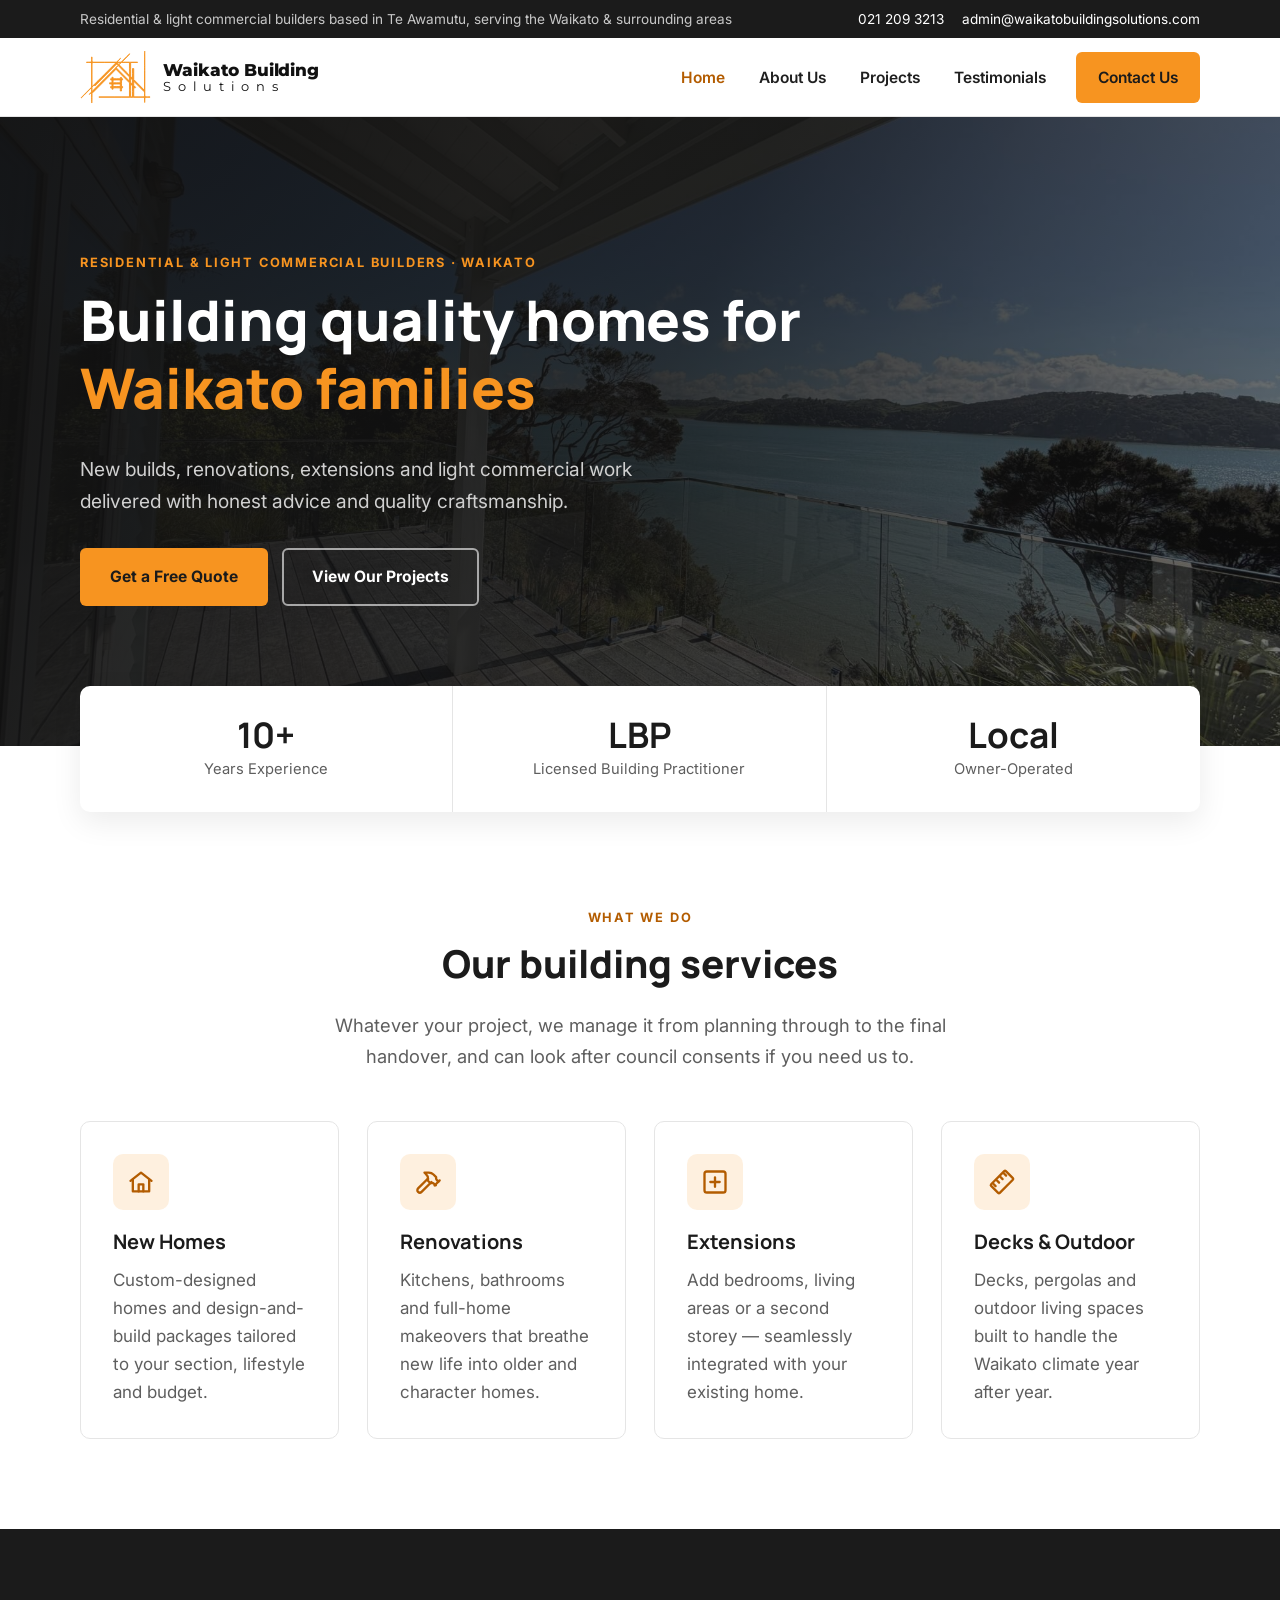
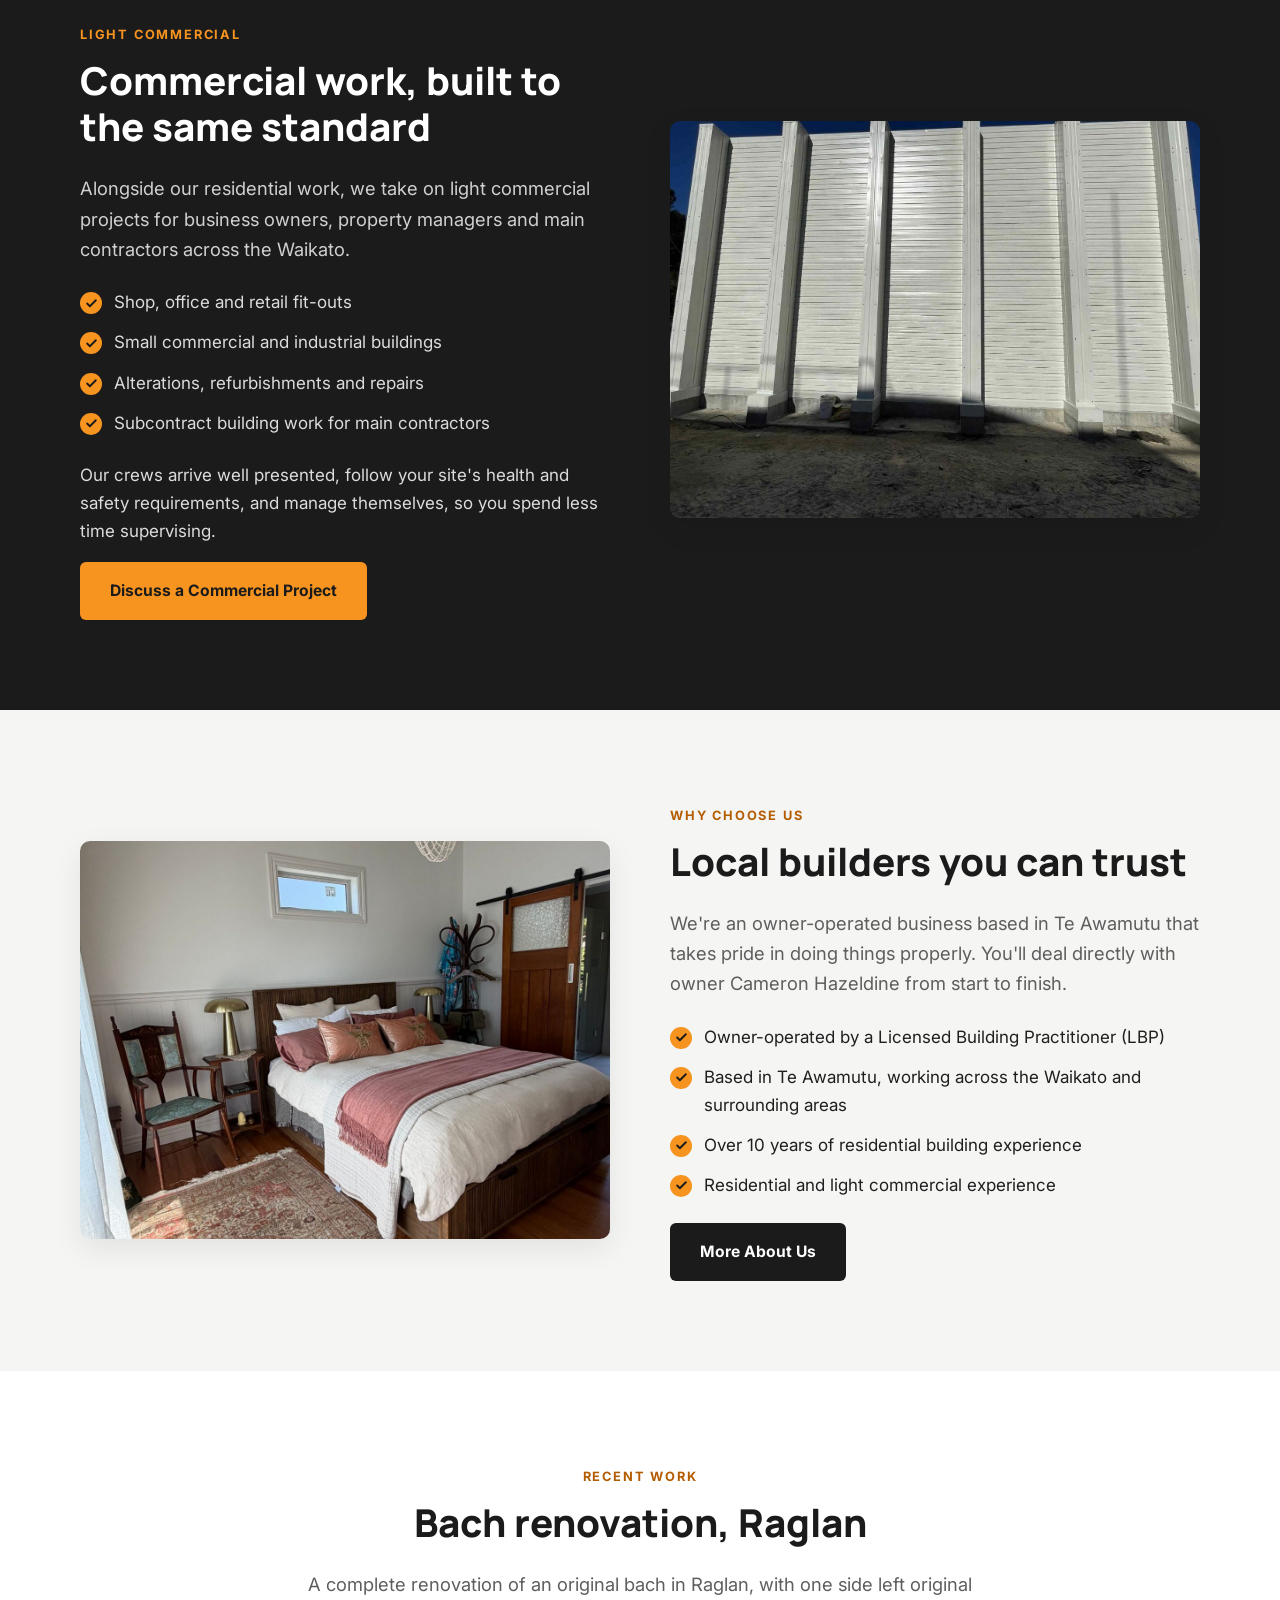
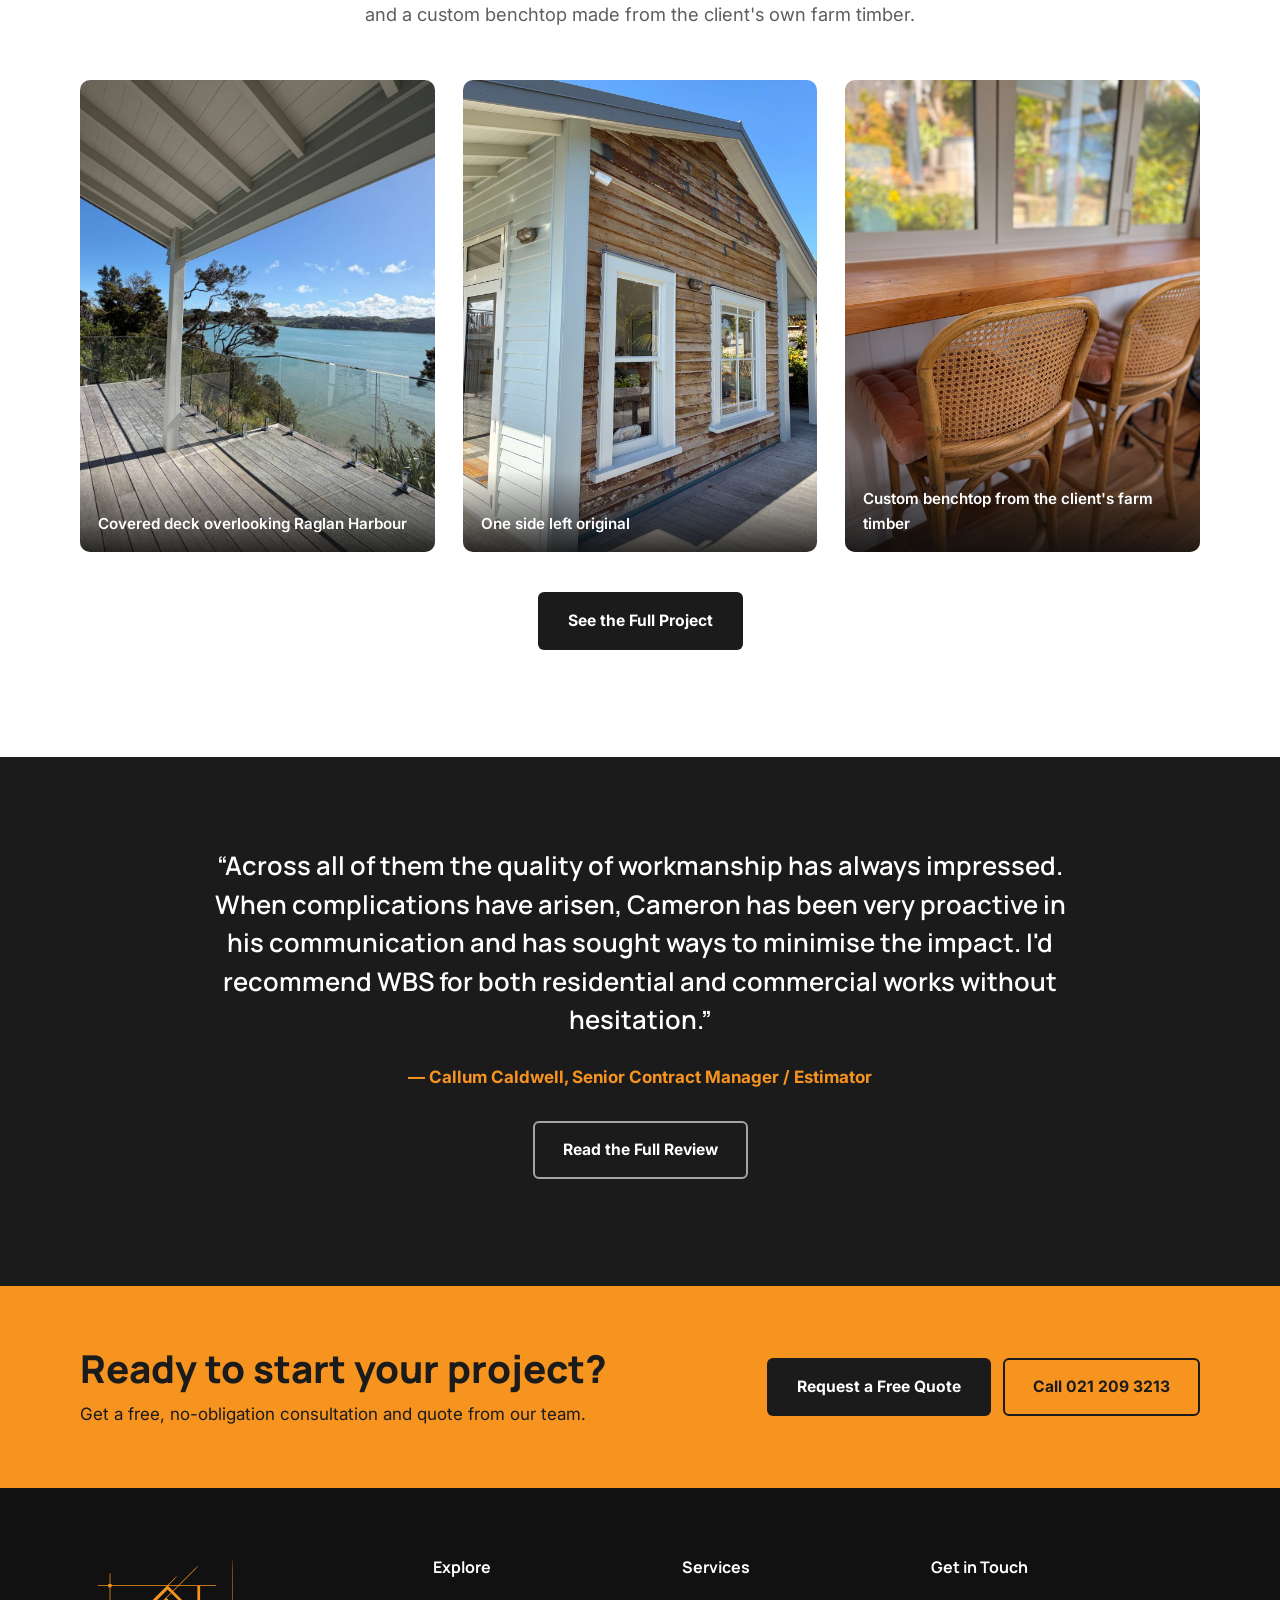
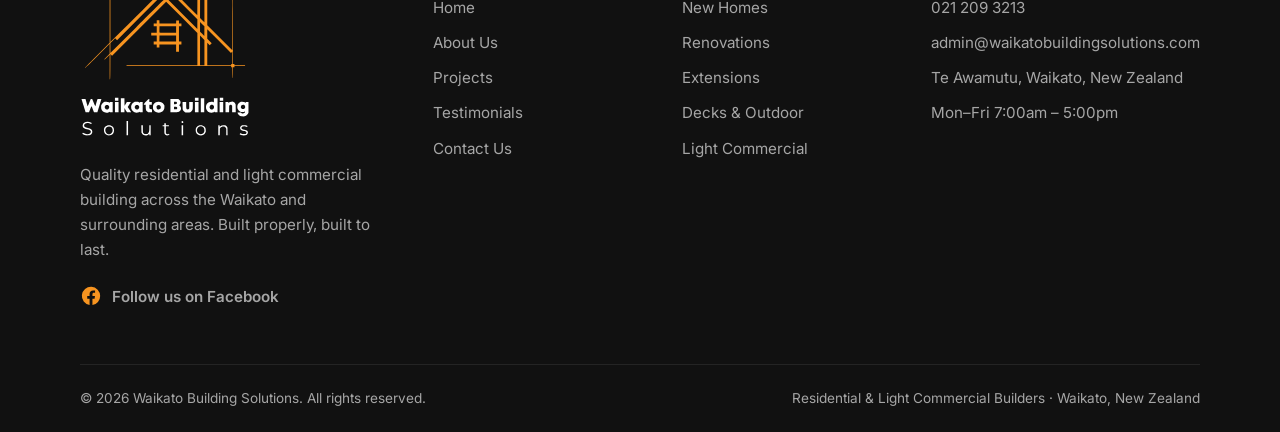
<file: index.html>
<!DOCTYPE html>
<html lang="en-NZ">
<head>
  <meta charset="UTF-8">
  <meta name="viewport" content="width=device-width, initial-scale=1">
  <title>Waikato Building Solutions | Residential &amp; Light Commercial Builders in Te Awamutu &amp; the Waikato</title>
  <meta name="description" content="Waikato Building Solutions is a building company delivering new homes, renovations, extensions and light commercial projects across the Waikato and surrounding areas.">
  <meta property="og:title" content="Waikato Building Solutions | Residential &amp; Light Commercial Builders in Te Awamutu &amp; the Waikato">
  <meta property="og:description" content="Waikato Building Solutions is a building company delivering new homes, renovations, extensions and light commercial projects across the Waikato and surrounding areas.">
  <meta property="og:type" content="website">
  <meta property="og:url" content="https://www.waikatobuildingsolutions.com/">
  <meta property="og:site_name" content="Waikato Building Solutions">
  <meta property="og:locale" content="en_NZ">
  <meta property="og:image" content="https://www.waikatobuildingsolutions.com/images/og-image.jpg">
  <meta property="og:image:alt" content="Covered deck overlooking Raglan Harbour, renovated by Waikato Building Solutions">
  <meta name="twitter:card" content="summary_large_image">
  <link rel="canonical" href="https://www.waikatobuildingsolutions.com/">
  <meta name="theme-color" content="#1b1b1b">
  <link rel="icon" href="images/favicon.svg" type="image/svg+xml">
  <link rel="preconnect" href="https://fonts.googleapis.com">
  <link rel="preconnect" href="https://fonts.gstatic.com" crossorigin>
  <link href="https://fonts.googleapis.com/css2?family=Inter:wght@400;500;600;700&family=Manrope:wght@600;700;800&family=Montserrat:wght@400;800&display=swap" rel="stylesheet">
  <link rel="stylesheet" href="css/styles.css">
  <script type="application/ld+json">
  {
    "@context": "https://schema.org",
    "@type": "GeneralContractor",
    "name": "Waikato Building Solutions",
    "url": "https://www.waikatobuildingsolutions.com/",
    "logo": "https://www.waikatobuildingsolutions.com/images/logo.png",
    "image": "https://www.waikatobuildingsolutions.com/images/og-image.jpg",
    "telephone": "+64212093213",
    "email": "admin@waikatobuildingsolutions.com",
    "founder": { "@type": "Person", "name": "Cameron Hazeldine" },
    "sameAs": ["https://www.facebook.com/WaikatoBuildingSolutions/"],
    "address": { "@type": "PostalAddress", "addressLocality": "Te Awamutu", "addressRegion": "Waikato", "addressCountry": "NZ" },
    "areaServed": { "@type": "AdministrativeArea", "name": "Waikato and surrounding areas" },
    "description": "Residential and light commercial builders delivering new homes, renovations, extensions and light commercial projects across the Waikato and surrounding areas."
  }
  </script>
</head>
<body>
  <div class="topbar">
    <div class="container">
      <div><span>Residential &amp; light commercial builders based in Te Awamutu, serving the Waikato &amp; surrounding areas</span></div>
      <div class="topbar-right"><span><a href="tel:+64212093213">021 209 3213</a></span><span><a href="mailto:admin@waikatobuildingsolutions.com">admin@waikatobuildingsolutions.com</a></span></div>
    </div>
  </div>

  <header class="site-header">
    <div class="container">
      <a href="index.html" class="logo" aria-label="Waikato Building Solutions home">
        <img src="images/logo-mark-bold.svg" class="logo-img" alt="" width="867" height="655">
        <span class="logo-text">Waikato Building<small>Solutions</small></span>
      </a>
      <button class="nav-toggle" aria-label="Toggle menu" aria-expanded="false" aria-controls="site-nav"><span></span><span></span><span></span></button>
      <nav class="nav" id="site-nav" aria-label="Main">
        <ul>
        <li><a href="index.html" aria-current="page">Home</a></li>
        <li><a href="about.html">About Us</a></li>
        <li><a href="projects.html">Projects</a></li>
        <li><a href="testimonials.html">Testimonials</a></li>
        <li><a href="contact.html" class="btn btn--primary">Contact Us</a></li>
        </ul>
      </nav>
    </div>
  </header>

  <main>
    <section class="hero">
      <div class="container">
        <span class="eyebrow" style="color:var(--accent)">Residential &amp; Light Commercial Builders · Waikato</span>
        <h1>Building quality homes for <em>Waikato families</em></h1>
        <p>New builds, renovations, extensions and light commercial work delivered with honest advice and quality craftsmanship.</p>
        <div class="hero-actions">
          <a href="contact.html" class="btn btn--primary">Get a Free Quote</a>
          <a href="projects.html" class="btn btn--outline">View Our Projects</a>
        </div>
      </div>
    </section>

    <div class="container">
      <div class="stats">
        <div class="stat"><strong>10+</strong><span>Years Experience</span></div>
        <div class="stat"><strong>LBP</strong><span>Licensed Building Practitioner</span></div>
        <div class="stat"><strong>Local</strong><span>Owner-Operated</span></div>
      </div>
    </div>

    <section class="section">
      <div class="container">
        <div class="section-head center">
          <span class="eyebrow">What We Do</span>
          <h2>Our building services</h2>
          <p class="lead">Whatever your project, we manage it from planning through to the final handover, and can look after council consents if you need us to.</p>
        </div>
        <div class="grid grid-4">
        <div class="card reveal">
          <div class="icon"><svg viewBox="0 0 24 24" fill="none" stroke="currentColor" stroke-width="2" stroke-linecap="round" stroke-linejoin="round"><path d="M3 11l9-7 9 7"/><path d="M5 10v10h14V10"/><path d="M10 20v-6h4v6"/></svg></div>
          <h3>New Homes</h3>
          <p>Custom-designed homes and design-and-build packages tailored to your section, lifestyle and budget.</p>
        </div>
        <div class="card reveal">
          <div class="icon"><svg viewBox="0 0 24 24" fill="none" stroke="currentColor" stroke-width="2" stroke-linecap="round" stroke-linejoin="round"><path d="M15 12l-8.5 8.5a2.12 2.12 0 01-3-3L12 9"/><path d="M17.64 15L22 10.64"/><path d="M20.91 11.7l-1.25-1.25a2.4 2.4 0 01-.7-1.7V7.86L16.7 5.6a5.56 5.56 0 00-3.94-1.64H9l.92.82A6.18 6.18 0 0112 9.4v1.56l2 2h2.47l2.26 1.91"/></svg></div>
          <h3>Renovations</h3>
          <p>Kitchens, bathrooms and full-home makeovers that breathe new life into older and character homes.</p>
        </div>
        <div class="card reveal">
          <div class="icon"><svg viewBox="0 0 24 24" fill="none" stroke="currentColor" stroke-width="2" stroke-linecap="round" stroke-linejoin="round"><rect x="3" y="3" width="18" height="18" rx="2"/><path d="M12 8v8M8 12h8"/></svg></div>
          <h3>Extensions</h3>
          <p>Add bedrooms, living areas or a second storey — seamlessly integrated with your existing home.</p>
        </div>
        <div class="card reveal">
          <div class="icon"><svg viewBox="0 0 24 24" fill="none" stroke="currentColor" stroke-width="2" stroke-linecap="round" stroke-linejoin="round"><path d="M21.3 8.7l-6-6a1 1 0 00-1.4 0L2.7 13.9a1 1 0 000 1.4l6 6a1 1 0 001.4 0L21.3 10.1a1 1 0 000-1.4z"/><path d="M7.5 10.5l2 2M10.5 7.5l2 2M13.5 4.5l2 2M4.5 13.5l2 2"/></svg></div>
          <h3>Decks &amp; Outdoor</h3>
          <p>Decks, pergolas and outdoor living spaces built to handle the Waikato climate year after year.</p>
        </div>
        </div>
      </div>
    </section>

    <section class="section section--dark" id="commercial">
      <div class="container split">
        <div class="reveal">
          <span class="eyebrow">Light Commercial</span>
          <h2>Commercial work, built to the same standard</h2>
          <p class="lead" style="color:#d0d0d0">Alongside our residential work, we take on light commercial projects for business owners, property managers and main contractors across the Waikato.</p>
          <ul class="checklist">
            <li>Shop, office and retail fit-outs</li>
            <li>Small commercial and industrial buildings</li>
            <li>Alterations, refurbishments and repairs</li>
            <li>Subcontract building work for main contractors</li>
          </ul>
          <p>Our crews arrive well presented, follow your site's health and safety requirements, and manage themselves, so you spend less time supervising.</p>
          <a href="contact.html" class="btn btn--primary">Discuss a Commercial Project</a>
        </div>
        <div class="reveal">
          <a href="projects.html#commercial"><img src="images/projects/commercial-walls-front.jpg" alt="Steel-framed, clad walls built by Waikato Building Solutions on a commercial site" width="1500" height="1025" loading="lazy"></a>
        </div>
      </div>
    </section>

    <section class="section section--soft">
      <div class="container split">
        <div class="reveal">
          <img src="images/projects/raglan-bedroom.jpg" alt="Renovated bedroom in a Raglan bach" width="1200" height="1600" loading="lazy">
        </div>
        <div class="reveal">
          <span class="eyebrow">Why Choose Us</span>
          <h2>Local builders you can trust</h2>
          <p class="lead">We're an owner-operated business based in Te Awamutu that takes pride in doing things properly. You'll deal directly with owner Cameron Hazeldine from start to finish.</p>
          <ul class="checklist">
            <li>Owner-operated by a Licensed Building Practitioner (LBP)</li>
            <li>Based in Te Awamutu, working across the Waikato and surrounding areas</li>
            <li>Over 10 years of residential building experience</li>
            <li>Residential and light commercial experience</li>
          </ul>
          <a href="about.html" class="btn btn--dark">More About Us</a>
        </div>
      </div>
    </section>

    <section class="section">
      <div class="container">
        <div class="section-head center">
          <span class="eyebrow">Recent Work</span>
          <h2>Bach renovation, Raglan</h2>
          <p class="lead">A complete renovation of an original bach in Raglan, with one side left original and a custom benchtop made from the client's own farm timber.</p>
        </div>
        <div class="grid grid-3">
          <a href="projects.html#raglan" class="photo-card reveal">
            <img src="images/projects/raglan-deck.jpg" alt="Covered deck overlooking Raglan Harbour, Raglan bach renovation" loading="lazy" width="1200" height="1600">
            <span class="gallery-caption">Covered deck overlooking Raglan Harbour</span>
          </a>
          <a href="projects.html#raglan" class="photo-card reveal">
            <img src="images/projects/raglan-original-weatherboards.jpg" alt="One side left original, Raglan bach renovation" loading="lazy" width="1200" height="1600">
            <span class="gallery-caption">One side left original</span>
          </a>
          <a href="projects.html#raglan" class="photo-card reveal">
            <img src="images/projects/raglan-window-benchtop.jpg" alt="Custom window benchtop made from farm timber, Raglan bach renovation" loading="lazy" width="1200" height="1600">
            <span class="gallery-caption">Custom benchtop from the client's farm timber</span>
          </a>
        </div>
        <p style="text-align:center;margin-top:40px"><a href="projects.html" class="btn btn--dark">See the Full Project</a></p>
      </div>
    </section>

    <section class="section section--dark">
      <div class="container">
        <div class="featured-quote reveal">
          <blockquote>“Across all of them the quality of workmanship has always impressed. When complications have arisen, Cameron has been very proactive in his communication and has sought ways to minimise the impact. I'd recommend WBS for both residential and commercial works without hesitation.”</blockquote>
          <cite>— Callum Caldwell, Senior Contract Manager / Estimator</cite>
          <p style="margin-top:30px"><a href="testimonials.html" class="btn btn--outline">Read the Full Review</a></p>
        </div>
      </div>
    </section>

    <section class="cta">
      <div class="container">
        <div>
          <h2>Ready to start your project?</h2>
          <p>Get a free, no-obligation consultation and quote from our team.</p>
        </div>
        <div style="display:flex;gap:12px;flex-wrap:wrap">
          <a href="contact.html" class="btn btn--dark">Request a Free Quote</a>
          <a href="tel:+64212093213" class="btn btn--dark" style="background:transparent;color:#1b1b1b;border-color:#1b1b1b">Call 021 209 3213</a>
        </div>
      </div>
    </section>
  </main>

  <footer class="site-footer">
    <div class="container">
      <div class="footer-grid">
        <div>
          <a href="index.html" class="footer-logo" aria-label="Waikato Building Solutions home"><img src="images/logo-light.svg" alt="Waikato Building Solutions" width="895" height="942"></a>
          <p>Quality residential and light commercial building across the Waikato and surrounding areas. Built properly, built to last.</p>
          <a href="https://www.facebook.com/WaikatoBuildingSolutions/" class="social-link" target="_blank" rel="noopener" aria-label="Waikato Building Solutions on Facebook"><svg viewBox="0 0 24 24" fill="currentColor" aria-hidden="true"><path d="M22 12a10 10 0 10-11.56 9.88v-6.99H7.9V12h2.54V9.8c0-2.5 1.49-3.89 3.78-3.89 1.09 0 2.24.2 2.24.2v2.46h-1.26c-1.24 0-1.63.77-1.63 1.56V12h2.78l-.44 2.89h-2.34v6.99A10 10 0 0022 12z"/></svg><span>Follow us on Facebook</span></a>
        </div>
        <div>
          <h4>Explore</h4>
          <ul>
            <li><a href="index.html">Home</a></li>
            <li><a href="about.html">About Us</a></li>
            <li><a href="projects.html">Projects</a></li>
            <li><a href="testimonials.html">Testimonials</a></li>
            <li><a href="contact.html">Contact Us</a></li>
          </ul>
        </div>
        <div>
          <h4>Services</h4>
          <ul>
            <li><a href="projects.html">New Homes</a></li>
            <li><a href="projects.html">Renovations</a></li>
            <li><a href="projects.html">Extensions</a></li>
            <li><a href="projects.html">Decks &amp; Outdoor</a></li>
            <li><a href="index.html#commercial">Light Commercial</a></li>
          </ul>
        </div>
        <div>
          <h4>Get in Touch</h4>
          <ul>
            <li><a href="tel:+64212093213">021 209 3213</a></li>
            <li><a href="mailto:admin@waikatobuildingsolutions.com">admin@waikatobuildingsolutions.com</a></li>
            <li>Te Awamutu, Waikato, New Zealand</li>
            <li>Mon–Fri 7:00am – 5:00pm</li>
          </ul>
        </div>
      </div>
      <div class="footer-bottom">
        <span>&copy; <span data-year>2026</span> Waikato Building Solutions. All rights reserved.</span>
        <span>Residential &amp; Light Commercial Builders · Waikato, New Zealand</span>
      </div>
    </div>
  </footer>

  <script src="js/main.js"></script>
</body>
</html>
</file>
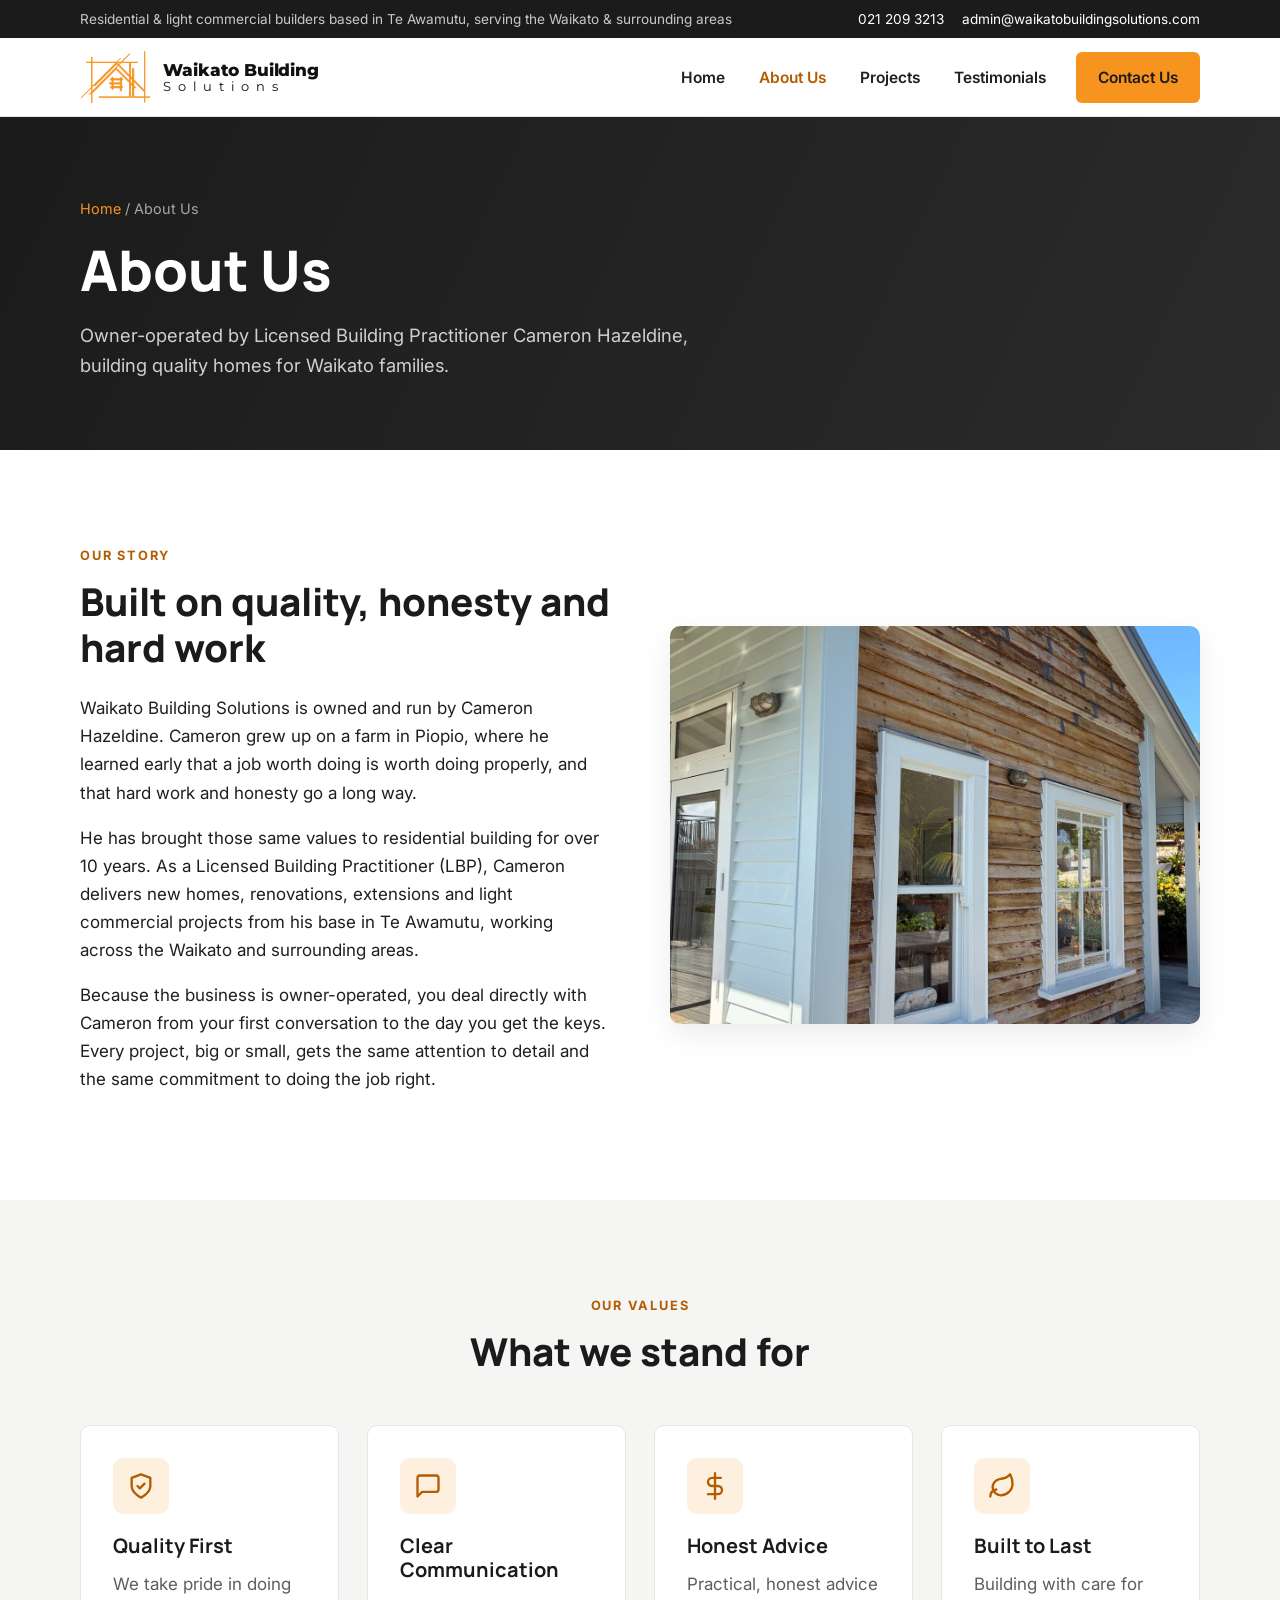
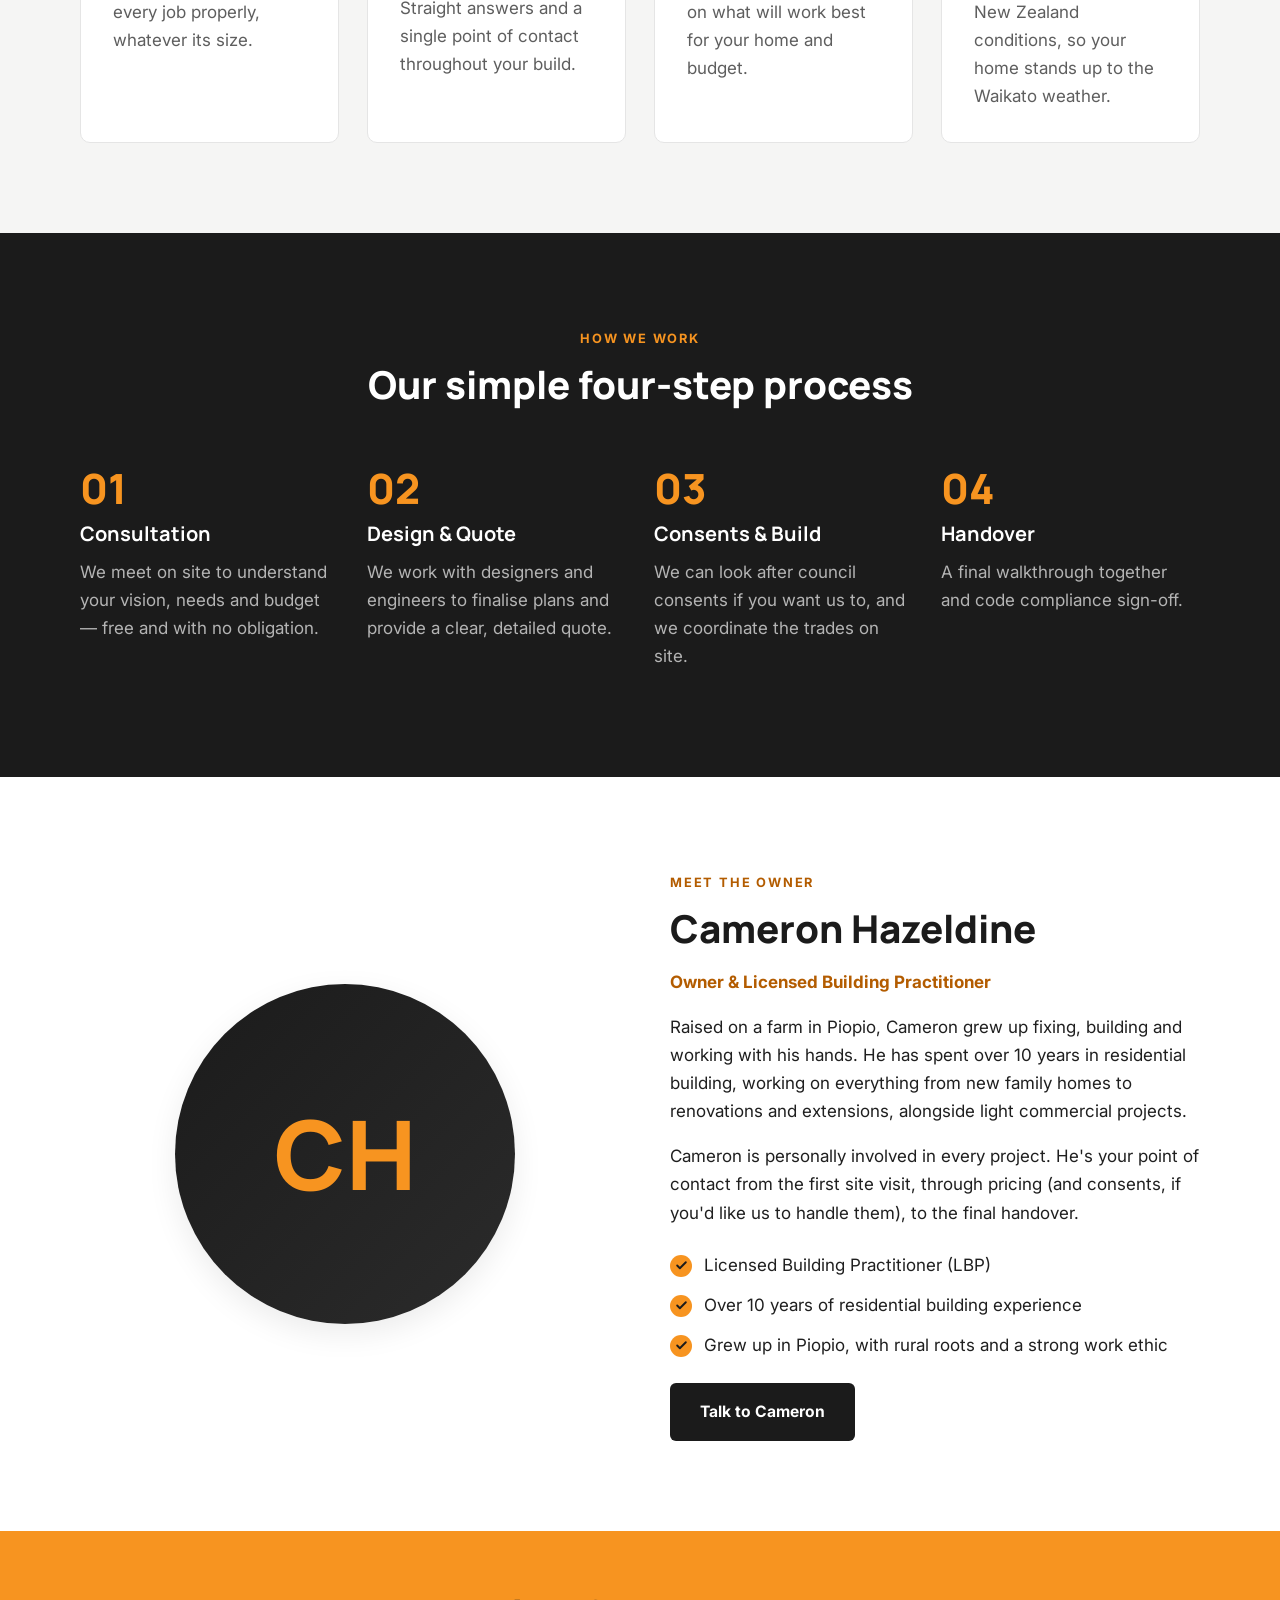
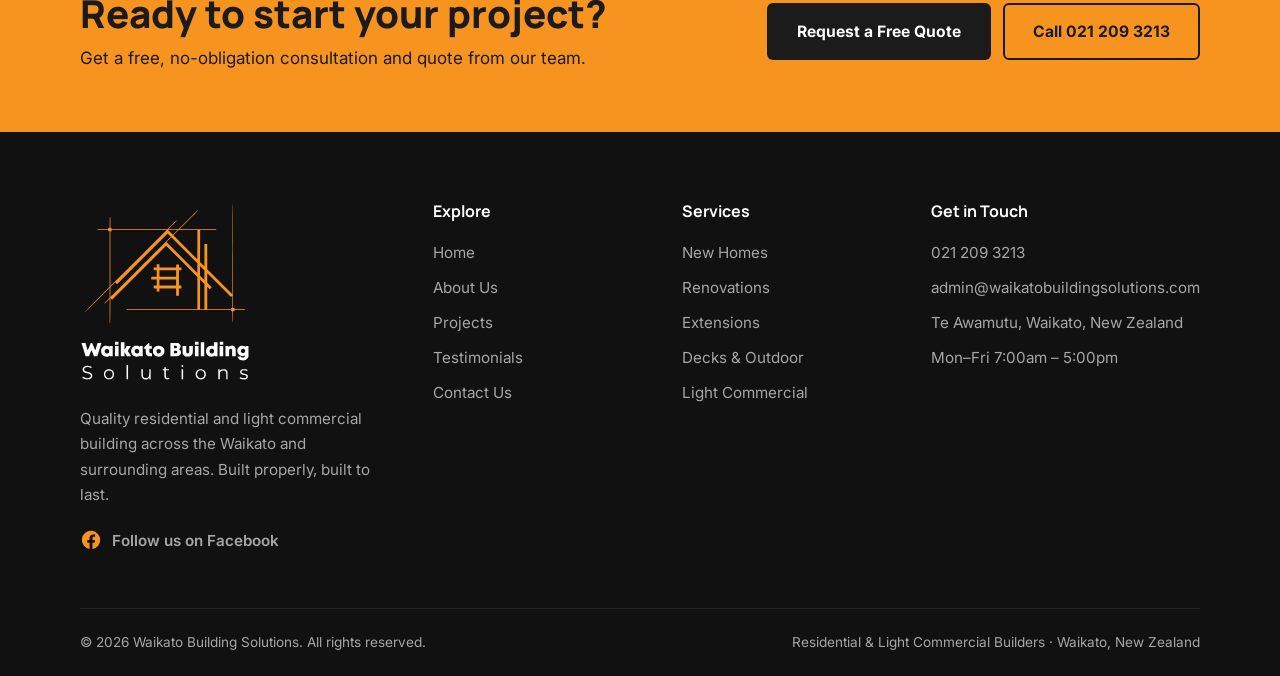
<file: about.html>
<!DOCTYPE html>
<html lang="en-NZ">
<head>
  <meta charset="UTF-8">
  <meta name="viewport" content="width=device-width, initial-scale=1">
  <title>About Us | Waikato Building Solutions</title>
  <meta name="description" content="Learn about Waikato Building Solutions — a local residential and light commercial building company built on quality craftsmanship, honest communication and Waikato values.">
  <meta property="og:title" content="About Us | Waikato Building Solutions">
  <meta property="og:description" content="Learn about Waikato Building Solutions — a local residential and light commercial building company built on quality craftsmanship, honest communication and Waikato values.">
  <meta property="og:type" content="website">
  <meta property="og:url" content="https://www.waikatobuildingsolutions.com/about.html">
  <meta property="og:site_name" content="Waikato Building Solutions">
  <meta property="og:locale" content="en_NZ">
  <meta property="og:image" content="https://www.waikatobuildingsolutions.com/images/og-image.jpg">
  <meta property="og:image:alt" content="Covered deck overlooking Raglan Harbour, renovated by Waikato Building Solutions">
  <meta name="twitter:card" content="summary_large_image">
  <link rel="canonical" href="https://www.waikatobuildingsolutions.com/about.html">
  <meta name="theme-color" content="#1b1b1b">
  <link rel="icon" href="images/favicon.svg" type="image/svg+xml">
  <link rel="preconnect" href="https://fonts.googleapis.com">
  <link rel="preconnect" href="https://fonts.gstatic.com" crossorigin>
  <link href="https://fonts.googleapis.com/css2?family=Inter:wght@400;500;600;700&family=Manrope:wght@600;700;800&family=Montserrat:wght@400;800&display=swap" rel="stylesheet">
  <link rel="stylesheet" href="css/styles.css">
</head>
<body>
  <div class="topbar">
    <div class="container">
      <div><span>Residential &amp; light commercial builders based in Te Awamutu, serving the Waikato &amp; surrounding areas</span></div>
      <div class="topbar-right"><span><a href="tel:+64212093213">021 209 3213</a></span><span><a href="mailto:admin@waikatobuildingsolutions.com">admin@waikatobuildingsolutions.com</a></span></div>
    </div>
  </div>

  <header class="site-header">
    <div class="container">
      <a href="index.html" class="logo" aria-label="Waikato Building Solutions home">
        <img src="images/logo-mark-bold.svg" class="logo-img" alt="" width="867" height="655">
        <span class="logo-text">Waikato Building<small>Solutions</small></span>
      </a>
      <button class="nav-toggle" aria-label="Toggle menu" aria-expanded="false" aria-controls="site-nav"><span></span><span></span><span></span></button>
      <nav class="nav" id="site-nav" aria-label="Main">
        <ul>
        <li><a href="index.html">Home</a></li>
        <li><a href="about.html" aria-current="page">About Us</a></li>
        <li><a href="projects.html">Projects</a></li>
        <li><a href="testimonials.html">Testimonials</a></li>
        <li><a href="contact.html" class="btn btn--primary">Contact Us</a></li>
        </ul>
      </nav>
    </div>
  </header>

  <main>
    <section class="page-hero">
      <div class="container">
        <p class="breadcrumb"><a href="index.html">Home</a> / About Us</p>
        <h1>About Us</h1>
        <p class="lead" style="color:#d0d0d0;max-width:640px;margin:0">Owner-operated by Licensed Building Practitioner Cameron Hazeldine, building quality homes for Waikato families.</p>
      </div>
    </section>

    <section class="section">
      <div class="container split">
        <div class="reveal">
          <span class="eyebrow">Our Story</span>
          <h2>Built on quality, honesty and hard work</h2>
          <p>Waikato Building Solutions is owned and run by Cameron Hazeldine. Cameron grew up on a farm in Piopio, where he learned early that a job worth doing is worth doing properly, and that hard work and honesty go a long way.</p>
          <p>He has brought those same values to residential building for over 10 years. As a Licensed Building Practitioner (LBP), Cameron delivers new homes, renovations, extensions and light commercial projects from his base in Te Awamutu, working across the Waikato and surrounding areas.</p>
          <p>Because the business is owner-operated, you deal directly with Cameron from your first conversation to the day you get the keys. Every project, big or small, gets the same attention to detail and the same commitment to doing the job right.</p>
        </div>
        <div class="reveal">
          <img src="images/projects/raglan-original-weatherboards.jpg" alt="A Raglan bach renovated by Waikato Building Solutions" width="1200" height="1600" loading="lazy">
        </div>
      </div>
    </section>

    <section class="section section--soft">
      <div class="container">
        <div class="section-head center">
          <span class="eyebrow">Our Values</span>
          <h2>What we stand for</h2>
        </div>
        <div class="grid grid-4">
        <div class="card reveal">
          <div class="icon"><svg viewBox="0 0 24 24" fill="none" stroke="currentColor" stroke-width="2" stroke-linecap="round" stroke-linejoin="round"><path d="M12 22s8-4 8-10V5l-8-3-8 3v7c0 6 8 10 8 10z"/><path d="M9 12l2 2 4-4"/></svg></div>
          <h3>Quality First</h3>
          <p>We take pride in doing every job properly, whatever its size.</p>
        </div>
        <div class="card reveal">
          <div class="icon"><svg viewBox="0 0 24 24" fill="none" stroke="currentColor" stroke-width="2" stroke-linecap="round" stroke-linejoin="round"><path d="M21 15a2 2 0 01-2 2H7l-4 4V5a2 2 0 012-2h14a2 2 0 012 2z"/></svg></div>
          <h3>Clear Communication</h3>
          <p>Straight answers and a single point of contact throughout your build.</p>
        </div>
        <div class="card reveal">
          <div class="icon"><svg viewBox="0 0 24 24" fill="none" stroke="currentColor" stroke-width="2" stroke-linecap="round" stroke-linejoin="round"><path d="M12 1v22M17 5H9.5a3.5 3.5 0 000 7h5a3.5 3.5 0 010 7H6"/></svg></div>
          <h3>Honest Advice</h3>
          <p>Practical, honest advice on what will work best for your home and budget.</p>
        </div>
        <div class="card reveal">
          <div class="icon"><svg viewBox="0 0 24 24" fill="none" stroke="currentColor" stroke-width="2" stroke-linecap="round" stroke-linejoin="round"><path d="M11 20A7 7 0 019.8 6.1C15.5 5 17 4.48 19 2c1 2 2 4.18 2 8 0 5.5-4.78 10-10 10z"/><path d="M2 21c0-3 1.85-5.36 5.08-6"/></svg></div>
          <h3>Built to Last</h3>
          <p>Building with care for New Zealand conditions, so your home stands up to the Waikato weather.</p>
        </div>
        </div>
      </div>
    </section>

    <section class="section section--dark">
      <div class="container">
        <div class="section-head center">
          <span class="eyebrow">How We Work</span>
          <h2>Our simple four-step process</h2>
        </div>
        <div class="grid grid-4">
          <div class="step reveal"><span class="step-num">01</span><h3>Consultation</h3><p>We meet on site to understand your vision, needs and budget — free and with no obligation.</p></div>
          <div class="step reveal"><span class="step-num">02</span><h3>Design &amp; Quote</h3><p>We work with designers and engineers to finalise plans and provide a clear, detailed quote.</p></div>
          <div class="step reveal"><span class="step-num">03</span><h3>Consents &amp; Build</h3><p>We can look after council consents if you want us to, and we coordinate the trades on site.</p></div>
          <div class="step reveal"><span class="step-num">04</span><h3>Handover</h3><p>A final walkthrough together and code compliance sign-off.</p></div>
        </div>
      </div>
    </section>

    <section class="section">
      <div class="container split">
        <div class="reveal owner-photo">
          <!-- Swap this block for a photo of Cameron, e.g. <img src="images/cameron.jpg" alt="Cameron Hazeldine"> -->
          <div class="team-photo team-photo--lg" aria-hidden="true">CH</div>
        </div>
        <div class="reveal">
          <span class="eyebrow">Meet the Owner</span>
          <h2>Cameron Hazeldine</h2>
          <p class="owner-role">Owner &amp; Licensed Building Practitioner</p>
          <p>Raised on a farm in Piopio, Cameron grew up fixing, building and working with his hands. He has spent over 10 years in residential building, working on everything from new family homes to renovations and extensions, alongside light commercial projects.</p>
          <p>Cameron is personally involved in every project. He's your point of contact from the first site visit, through pricing (and consents, if you'd like us to handle them), to the final handover.</p>
          <ul class="checklist">
            <li>Licensed Building Practitioner (LBP)</li>
            <li>Over 10 years of residential building experience</li>
            <li>Grew up in Piopio, with rural roots and a strong work ethic</li>
          </ul>
          <a href="contact.html" class="btn btn--dark">Talk to Cameron</a>
        </div>
      </div>
    </section>

    <section class="cta">
      <div class="container">
        <div>
          <h2>Ready to start your project?</h2>
          <p>Get a free, no-obligation consultation and quote from our team.</p>
        </div>
        <div style="display:flex;gap:12px;flex-wrap:wrap">
          <a href="contact.html" class="btn btn--dark">Request a Free Quote</a>
          <a href="tel:+64212093213" class="btn btn--dark" style="background:transparent;color:#1b1b1b;border-color:#1b1b1b">Call 021 209 3213</a>
        </div>
      </div>
    </section>
  </main>

  <footer class="site-footer">
    <div class="container">
      <div class="footer-grid">
        <div>
          <a href="index.html" class="footer-logo" aria-label="Waikato Building Solutions home"><img src="images/logo-light.svg" alt="Waikato Building Solutions" width="895" height="942"></a>
          <p>Quality residential and light commercial building across the Waikato and surrounding areas. Built properly, built to last.</p>
          <a href="https://www.facebook.com/WaikatoBuildingSolutions/" class="social-link" target="_blank" rel="noopener" aria-label="Waikato Building Solutions on Facebook"><svg viewBox="0 0 24 24" fill="currentColor" aria-hidden="true"><path d="M22 12a10 10 0 10-11.56 9.88v-6.99H7.9V12h2.54V9.8c0-2.5 1.49-3.89 3.78-3.89 1.09 0 2.24.2 2.24.2v2.46h-1.26c-1.24 0-1.63.77-1.63 1.56V12h2.78l-.44 2.89h-2.34v6.99A10 10 0 0022 12z"/></svg><span>Follow us on Facebook</span></a>
        </div>
        <div>
          <h4>Explore</h4>
          <ul>
            <li><a href="index.html">Home</a></li>
            <li><a href="about.html">About Us</a></li>
            <li><a href="projects.html">Projects</a></li>
            <li><a href="testimonials.html">Testimonials</a></li>
            <li><a href="contact.html">Contact Us</a></li>
          </ul>
        </div>
        <div>
          <h4>Services</h4>
          <ul>
            <li><a href="projects.html">New Homes</a></li>
            <li><a href="projects.html">Renovations</a></li>
            <li><a href="projects.html">Extensions</a></li>
            <li><a href="projects.html">Decks &amp; Outdoor</a></li>
            <li><a href="index.html#commercial">Light Commercial</a></li>
          </ul>
        </div>
        <div>
          <h4>Get in Touch</h4>
          <ul>
            <li><a href="tel:+64212093213">021 209 3213</a></li>
            <li><a href="mailto:admin@waikatobuildingsolutions.com">admin@waikatobuildingsolutions.com</a></li>
            <li>Te Awamutu, Waikato, New Zealand</li>
            <li>Mon–Fri 7:00am – 5:00pm</li>
          </ul>
        </div>
      </div>
      <div class="footer-bottom">
        <span>&copy; <span data-year>2026</span> Waikato Building Solutions. All rights reserved.</span>
        <span>Residential &amp; Light Commercial Builders · Waikato, New Zealand</span>
      </div>
    </div>
  </footer>

  <script src="js/main.js"></script>
</body>
</html>
</file>
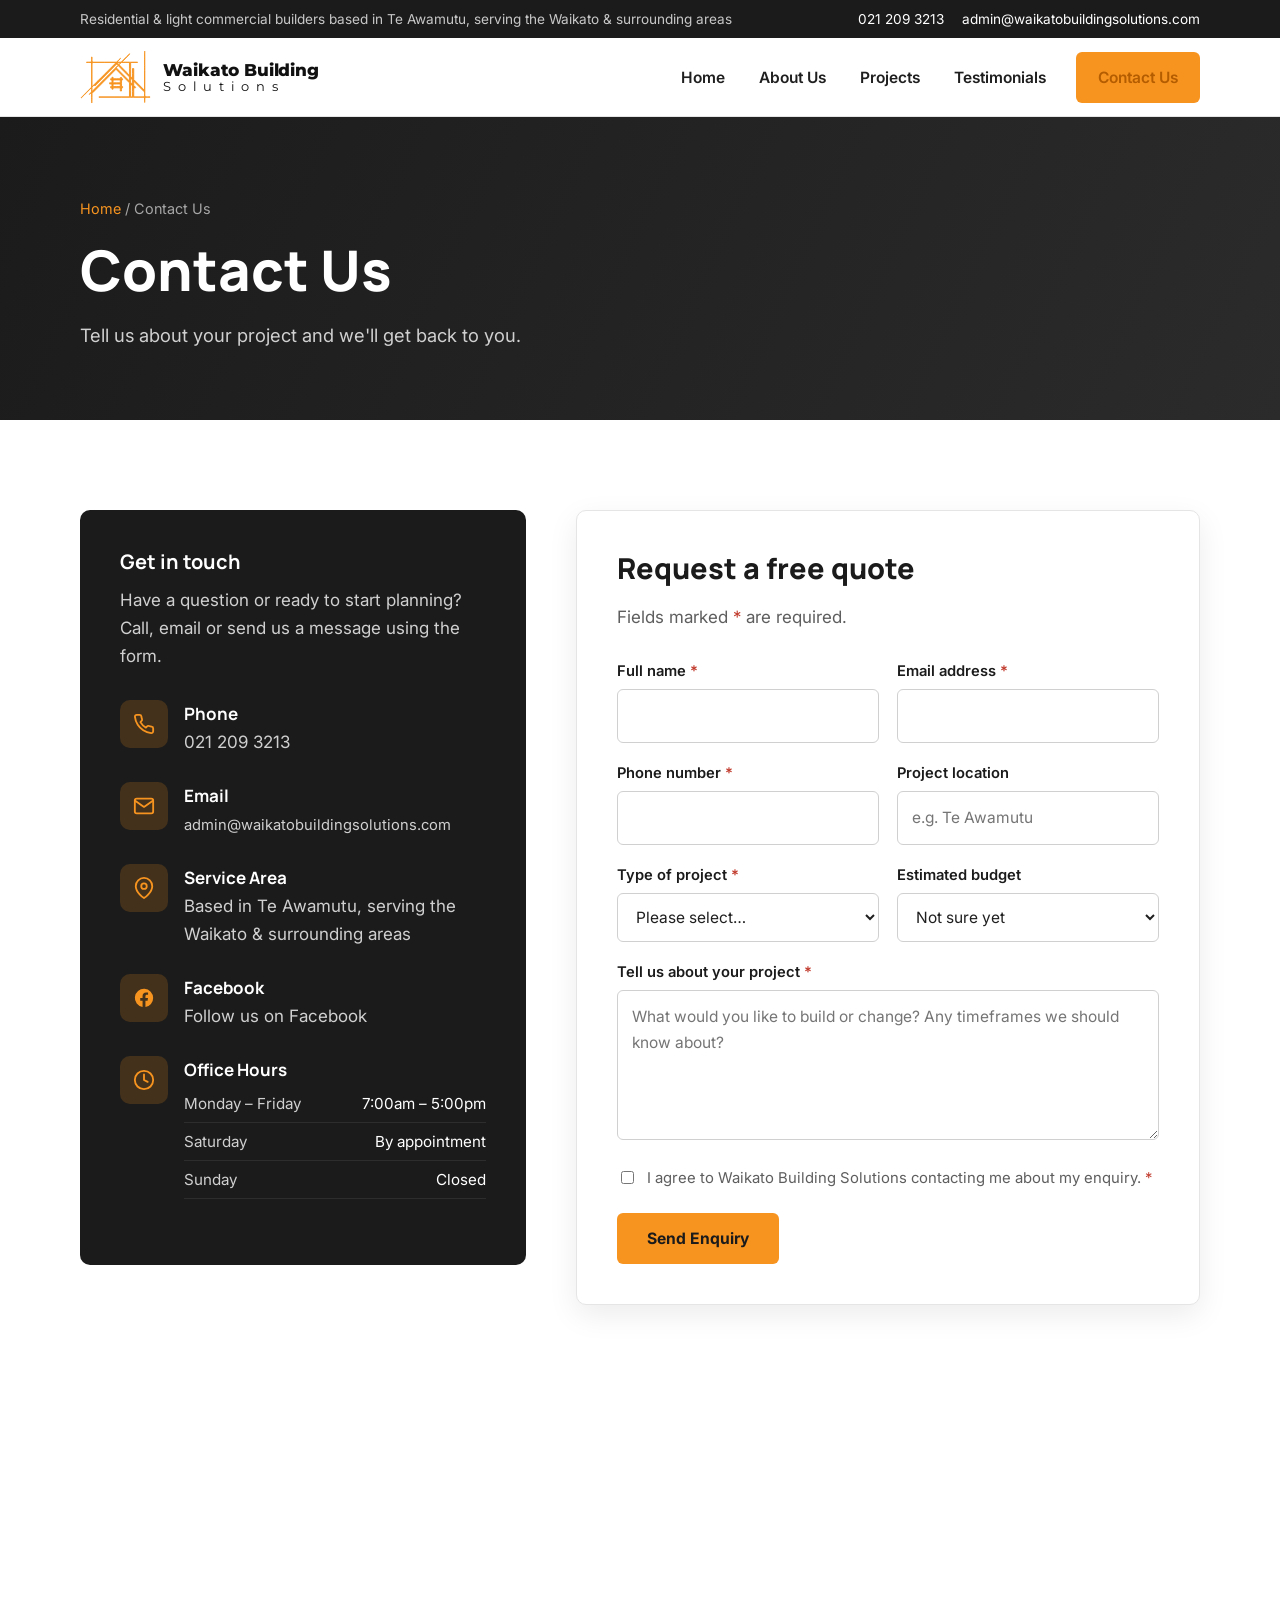
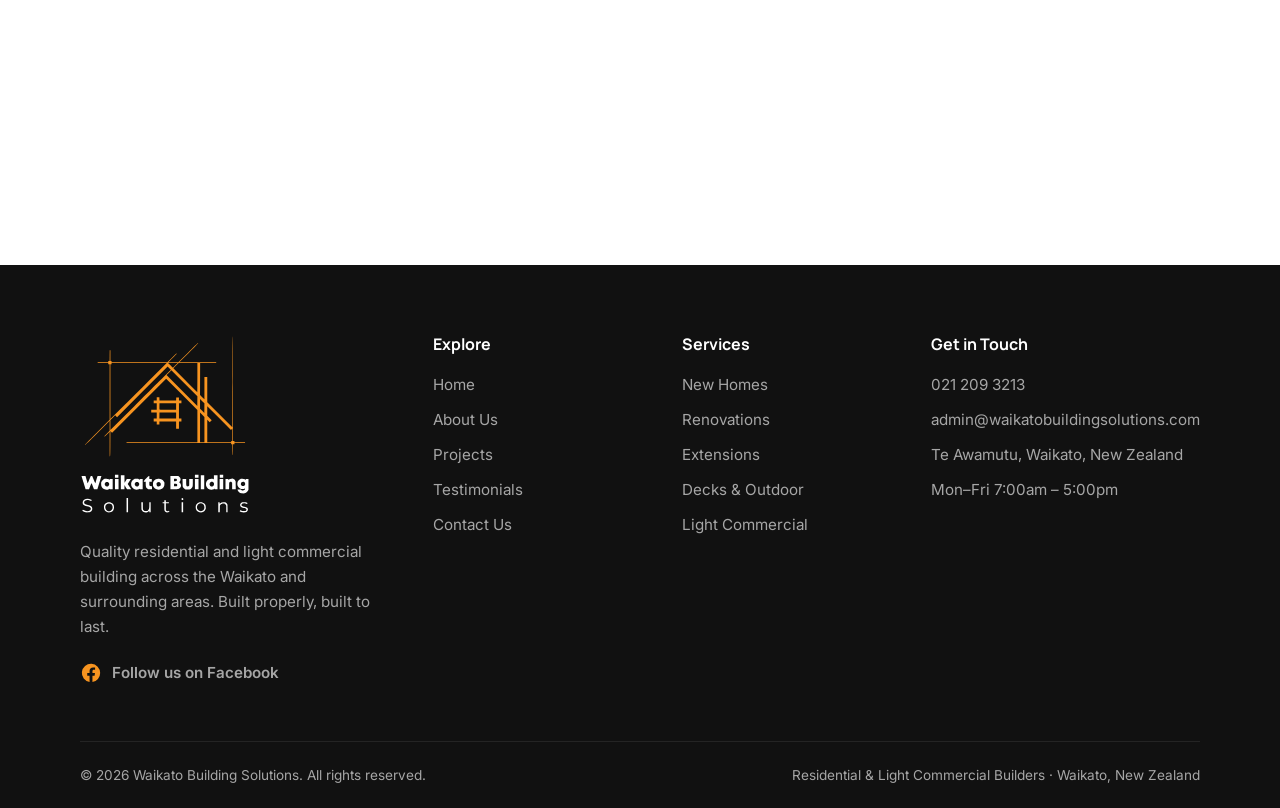
<file: contact.html>
<!DOCTYPE html>
<html lang="en-NZ">
<head>
  <meta charset="UTF-8">
  <meta name="viewport" content="width=device-width, initial-scale=1">
  <title>Contact Us | Waikato Building Solutions</title>
  <meta name="description" content="Contact Waikato Building Solutions for a free consultation and quote on your new home, renovation or extension in the Waikato and surrounding areas.">
  <meta property="og:title" content="Contact Us | Waikato Building Solutions">
  <meta property="og:description" content="Contact Waikato Building Solutions for a free consultation and quote on your new home, renovation or extension in the Waikato and surrounding areas.">
  <meta property="og:type" content="website">
  <meta property="og:url" content="https://www.waikatobuildingsolutions.com/contact.html">
  <meta property="og:site_name" content="Waikato Building Solutions">
  <meta property="og:locale" content="en_NZ">
  <meta property="og:image" content="https://www.waikatobuildingsolutions.com/images/og-image.jpg">
  <meta property="og:image:alt" content="Covered deck overlooking Raglan Harbour, renovated by Waikato Building Solutions">
  <meta name="twitter:card" content="summary_large_image">
  <link rel="canonical" href="https://www.waikatobuildingsolutions.com/contact.html">
  <meta name="theme-color" content="#1b1b1b">
  <link rel="icon" href="images/favicon.svg" type="image/svg+xml">
  <link rel="preconnect" href="https://fonts.googleapis.com">
  <link rel="preconnect" href="https://fonts.gstatic.com" crossorigin>
  <link href="https://fonts.googleapis.com/css2?family=Inter:wght@400;500;600;700&family=Manrope:wght@600;700;800&family=Montserrat:wght@400;800&display=swap" rel="stylesheet">
  <link rel="stylesheet" href="css/styles.css">
</head>
<body>
  <div class="topbar">
    <div class="container">
      <div><span>Residential &amp; light commercial builders based in Te Awamutu, serving the Waikato &amp; surrounding areas</span></div>
      <div class="topbar-right"><span><a href="tel:+64212093213">021 209 3213</a></span><span><a href="mailto:admin@waikatobuildingsolutions.com">admin@waikatobuildingsolutions.com</a></span></div>
    </div>
  </div>

  <header class="site-header">
    <div class="container">
      <a href="index.html" class="logo" aria-label="Waikato Building Solutions home">
        <img src="images/logo-mark-bold.svg" class="logo-img" alt="" width="867" height="655">
        <span class="logo-text">Waikato Building<small>Solutions</small></span>
      </a>
      <button class="nav-toggle" aria-label="Toggle menu" aria-expanded="false" aria-controls="site-nav"><span></span><span></span><span></span></button>
      <nav class="nav" id="site-nav" aria-label="Main">
        <ul>
        <li><a href="index.html">Home</a></li>
        <li><a href="about.html">About Us</a></li>
        <li><a href="projects.html">Projects</a></li>
        <li><a href="testimonials.html">Testimonials</a></li>
        <li><a href="contact.html" class="btn btn--primary" aria-current="page">Contact Us</a></li>
        </ul>
      </nav>
    </div>
  </header>

  <main>
    <section class="page-hero">
      <div class="container">
        <p class="breadcrumb"><a href="index.html">Home</a> / Contact Us</p>
        <h1>Contact Us</h1>
        <p class="lead" style="color:#d0d0d0;max-width:640px;margin:0">Tell us about your project and we'll get back to you.</p>
      </div>
    </section>

    <section class="section">
      <div class="container contact-grid">
        <aside class="contact-info">
          <h3>Get in touch</h3>
          <p style="margin-bottom:30px">Have a question or ready to start planning? Call, email or send us a message using the form.</p>
          <div class="contact-item">
            <div class="icon"><svg viewBox="0 0 24 24" fill="none" stroke="currentColor" stroke-width="2" stroke-linecap="round" stroke-linejoin="round"><path d="M22 16.92v3a2 2 0 01-2.18 2 19.79 19.79 0 01-8.63-3.07 19.5 19.5 0 01-6-6 19.79 19.79 0 01-3.07-8.67A2 2 0 014.11 2h3a2 2 0 012 1.72c.13.96.36 1.9.7 2.81a2 2 0 01-.45 2.11L8.09 9.91a16 16 0 006 6l1.27-1.27a2 2 0 012.11-.45c.91.34 1.85.57 2.81.7A2 2 0 0122 16.92z"/></svg></div>
            <div><strong>Phone</strong><a href="tel:+64212093213">021 209 3213</a></div>
          </div>
          <div class="contact-item">
            <div class="icon"><svg viewBox="0 0 24 24" fill="none" stroke="currentColor" stroke-width="2" stroke-linecap="round" stroke-linejoin="round"><rect x="2" y="4" width="20" height="16" rx="2"/><path d="M22 6l-10 7L2 6"/></svg></div>
            <div><strong>Email</strong><a href="mailto:admin@waikatobuildingsolutions.com">admin@waikatobuildingsolutions.com</a></div>
          </div>
          <div class="contact-item">
            <div class="icon"><svg viewBox="0 0 24 24" fill="none" stroke="currentColor" stroke-width="2" stroke-linecap="round" stroke-linejoin="round"><path d="M21 10c0 7-9 13-9 13S3 17 3 10a9 9 0 0118 0z"/><circle cx="12" cy="10" r="3"/></svg></div>
            <div><strong>Service Area</strong>Based in Te Awamutu, serving the Waikato &amp; surrounding areas</div>
          </div>
          <div class="contact-item">
            <div class="icon"><svg viewBox="0 0 24 24" fill="currentColor" aria-hidden="true"><path d="M22 12a10 10 0 10-11.56 9.88v-6.99H7.9V12h2.54V9.8c0-2.5 1.49-3.89 3.78-3.89 1.09 0 2.24.2 2.24.2v2.46h-1.26c-1.24 0-1.63.77-1.63 1.56V12h2.78l-.44 2.89h-2.34v6.99A10 10 0 0022 12z"/></svg></div>
            <div><strong>Facebook</strong><a href="https://www.facebook.com/WaikatoBuildingSolutions/" target="_blank" rel="noopener">Follow us on Facebook</a></div>
          </div>
          <div class="contact-item">
            <div class="icon"><svg viewBox="0 0 24 24" fill="none" stroke="currentColor" stroke-width="2" stroke-linecap="round" stroke-linejoin="round"><circle cx="12" cy="12" r="10"/><path d="M12 6v6l4 2"/></svg></div>
            <div style="flex:1"><strong>Office Hours</strong>
              <table class="hours">
                <tr><td>Monday – Friday</td><td>7:00am – 5:00pm</td></tr>
                <tr><td>Saturday</td><td>By appointment</td></tr>
                <tr><td>Sunday</td><td>Closed</td></tr>
              </table>
            </div>
          </div>
        </aside>

        <div class="form-card">
          <h2 style="font-size:1.8rem">Request a free quote</h2>
          <p style="color:var(--muted);margin-bottom:28px">Fields marked <span style="color:#c0392b">*</span> are required.</p>
          <!--
            Enquiries are sent to Formspree (https://formspree.io/f/xdeagpew), which emails them to you.
            js/main.js submits the form in the background and shows the result on the page; the
            action/method attributes are a fallback for visitors with JavaScript turned off.
          -->
          <form id="contact-form" action="https://formspree.io/f/xdeagpew" method="POST" novalidate data-endpoint="https://formspree.io/f/xdeagpew" data-mailto="admin@waikatobuildingsolutions.com">
            <input type="hidden" name="_subject" value="New website enquiry">
            <div class="form-row">
              <div class="field">
                <label for="name">Full name <span class="req">*</span></label>
                <input type="text" id="name" name="name" autocomplete="name" required>
                <div class="error-msg">Please enter your name.</div>
              </div>
              <div class="field">
                <label for="email">Email address <span class="req">*</span></label>
                <input type="email" id="email" name="email" autocomplete="email" required>
                <div class="error-msg">Please enter a valid email address.</div>
              </div>
            </div>
            <div class="form-row">
              <div class="field">
                <label for="phone">Phone number <span class="req">*</span></label>
                <input type="tel" id="phone" name="phone" autocomplete="tel" required>
                <div class="error-msg">Please enter a valid phone number.</div>
              </div>
              <div class="field">
                <label for="location">Project location</label>
                <input type="text" id="location" name="location" placeholder="e.g. Te Awamutu">
              </div>
            </div>
            <div class="form-row">
              <div class="field">
                <label for="service">Type of project <span class="req">*</span></label>
                <select id="service" name="service" required>
                  <option value="">Please select…</option>
                  <option>New Home</option>
                  <option>Renovation</option>
                  <option>Extension</option>
                  <option>Decks &amp; Outdoor</option>
                  <option>Light Commercial</option>
                  <option>Other</option>
                </select>
                <div class="error-msg">Please choose a project type.</div>
              </div>
              <div class="field">
                <label for="budget">Estimated budget</label>
                <select id="budget" name="budget">
                  <option value="">Not sure yet</option>
                  <option>Under $50,000</option>
                  <option>$50,000 – $150,000</option>
                  <option>$150,000 – $400,000</option>
                  <option>$400,000 – $800,000</option>
                  <option>$800,000+</option>
                </select>
              </div>
            </div>
            <div class="field">
              <label for="message">Tell us about your project <span class="req">*</span></label>
              <textarea id="message" name="message" required placeholder="What would you like to build or change? Any timeframes we should know about?"></textarea>
              <div class="error-msg">Please tell us a little about your project.</div>
            </div>
            <div class="hp" aria-hidden="true"><label>Leave this empty <input type="text" name="_gotcha" tabindex="-1" autocomplete="off"></label></div>
            <label class="checkbox"><input type="checkbox" name="consent" required> <span>I agree to Waikato Building Solutions contacting me about my enquiry. <span class="req" style="color:#c0392b">*</span></span></label>
            <button type="submit" class="btn btn--primary">Send Enquiry</button>
            <div id="form-status" class="form-status" role="status" aria-live="polite"></div>
          </form>
        </div>
      </div>
    </section>

    <section class="section section--soft" style="padding-top:0;background:#fff">
      <div class="container">
        <iframe class="map" title="Map of Te Awamutu, Waikato" loading="lazy" referrerpolicy="no-referrer-when-downgrade"
          src="https://www.google.com/maps?q=Te+Awamutu,+Waikato,+New+Zealand&amp;output=embed"></iframe>
      </div>
    </section>

  </main>

  <footer class="site-footer">
    <div class="container">
      <div class="footer-grid">
        <div>
          <a href="index.html" class="footer-logo" aria-label="Waikato Building Solutions home"><img src="images/logo-light.svg" alt="Waikato Building Solutions" width="895" height="942"></a>
          <p>Quality residential and light commercial building across the Waikato and surrounding areas. Built properly, built to last.</p>
          <a href="https://www.facebook.com/WaikatoBuildingSolutions/" class="social-link" target="_blank" rel="noopener" aria-label="Waikato Building Solutions on Facebook"><svg viewBox="0 0 24 24" fill="currentColor" aria-hidden="true"><path d="M22 12a10 10 0 10-11.56 9.88v-6.99H7.9V12h2.54V9.8c0-2.5 1.49-3.89 3.78-3.89 1.09 0 2.24.2 2.24.2v2.46h-1.26c-1.24 0-1.63.77-1.63 1.56V12h2.78l-.44 2.89h-2.34v6.99A10 10 0 0022 12z"/></svg><span>Follow us on Facebook</span></a>
        </div>
        <div>
          <h4>Explore</h4>
          <ul>
            <li><a href="index.html">Home</a></li>
            <li><a href="about.html">About Us</a></li>
            <li><a href="projects.html">Projects</a></li>
            <li><a href="testimonials.html">Testimonials</a></li>
            <li><a href="contact.html">Contact Us</a></li>
          </ul>
        </div>
        <div>
          <h4>Services</h4>
          <ul>
            <li><a href="projects.html">New Homes</a></li>
            <li><a href="projects.html">Renovations</a></li>
            <li><a href="projects.html">Extensions</a></li>
            <li><a href="projects.html">Decks &amp; Outdoor</a></li>
            <li><a href="index.html#commercial">Light Commercial</a></li>
          </ul>
        </div>
        <div>
          <h4>Get in Touch</h4>
          <ul>
            <li><a href="tel:+64212093213">021 209 3213</a></li>
            <li><a href="mailto:admin@waikatobuildingsolutions.com">admin@waikatobuildingsolutions.com</a></li>
            <li>Te Awamutu, Waikato, New Zealand</li>
            <li>Mon–Fri 7:00am – 5:00pm</li>
          </ul>
        </div>
      </div>
      <div class="footer-bottom">
        <span>&copy; <span data-year>2026</span> Waikato Building Solutions. All rights reserved.</span>
        <span>Residential &amp; Light Commercial Builders · Waikato, New Zealand</span>
      </div>
    </div>
  </footer>

  <script src="js/main.js"></script>
</body>
</html>
</file>
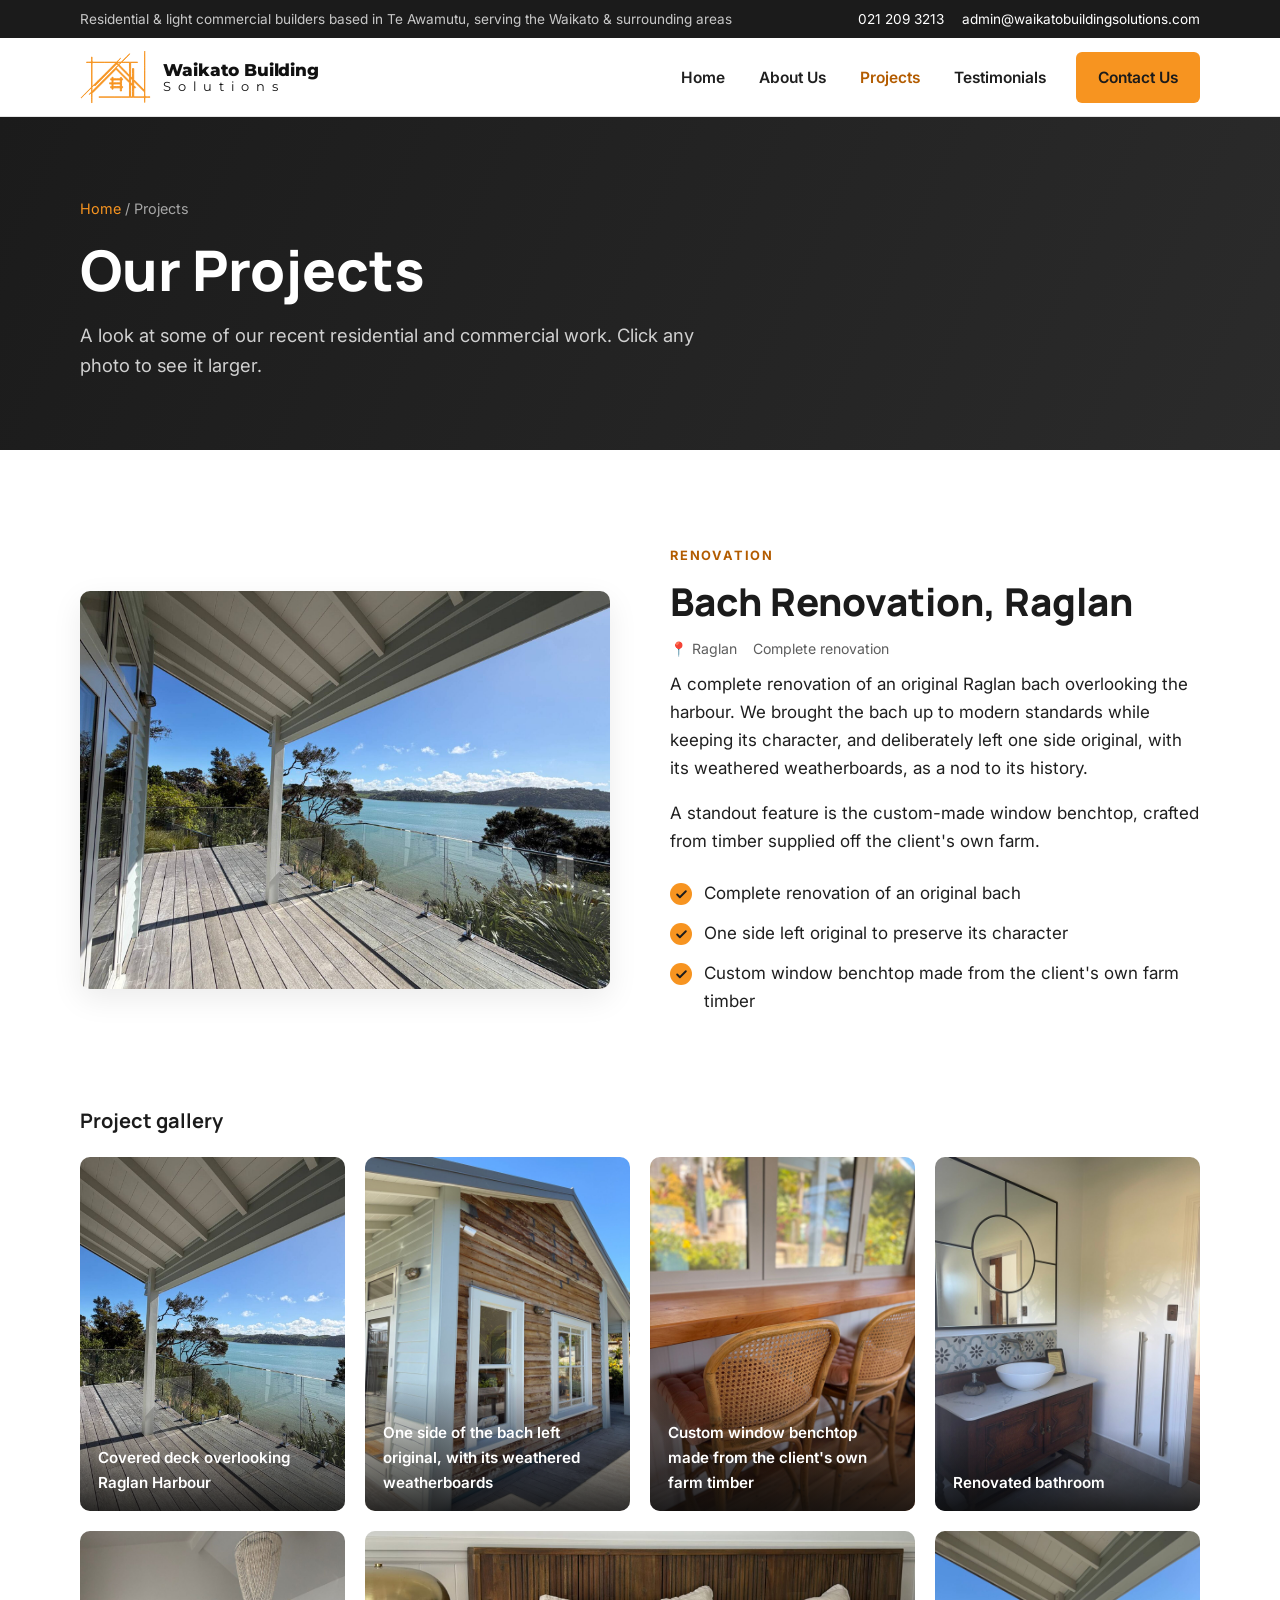
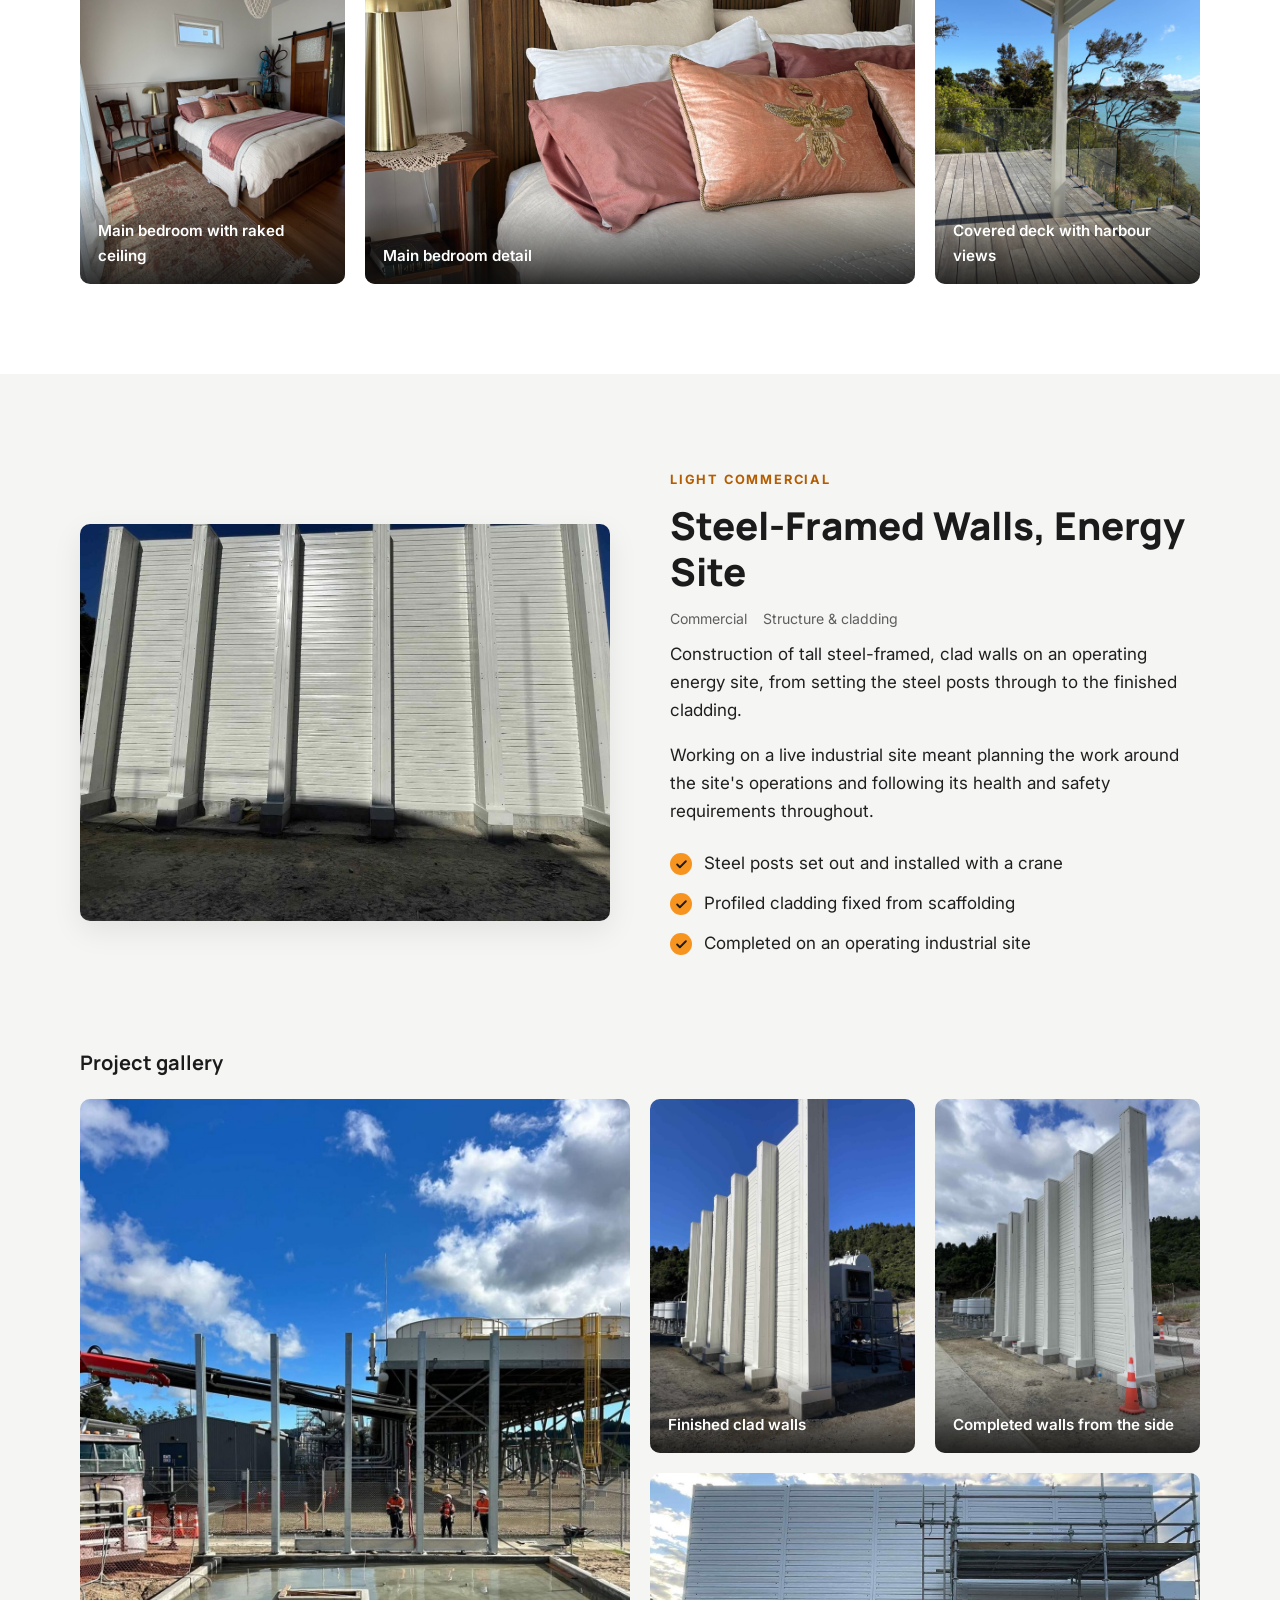
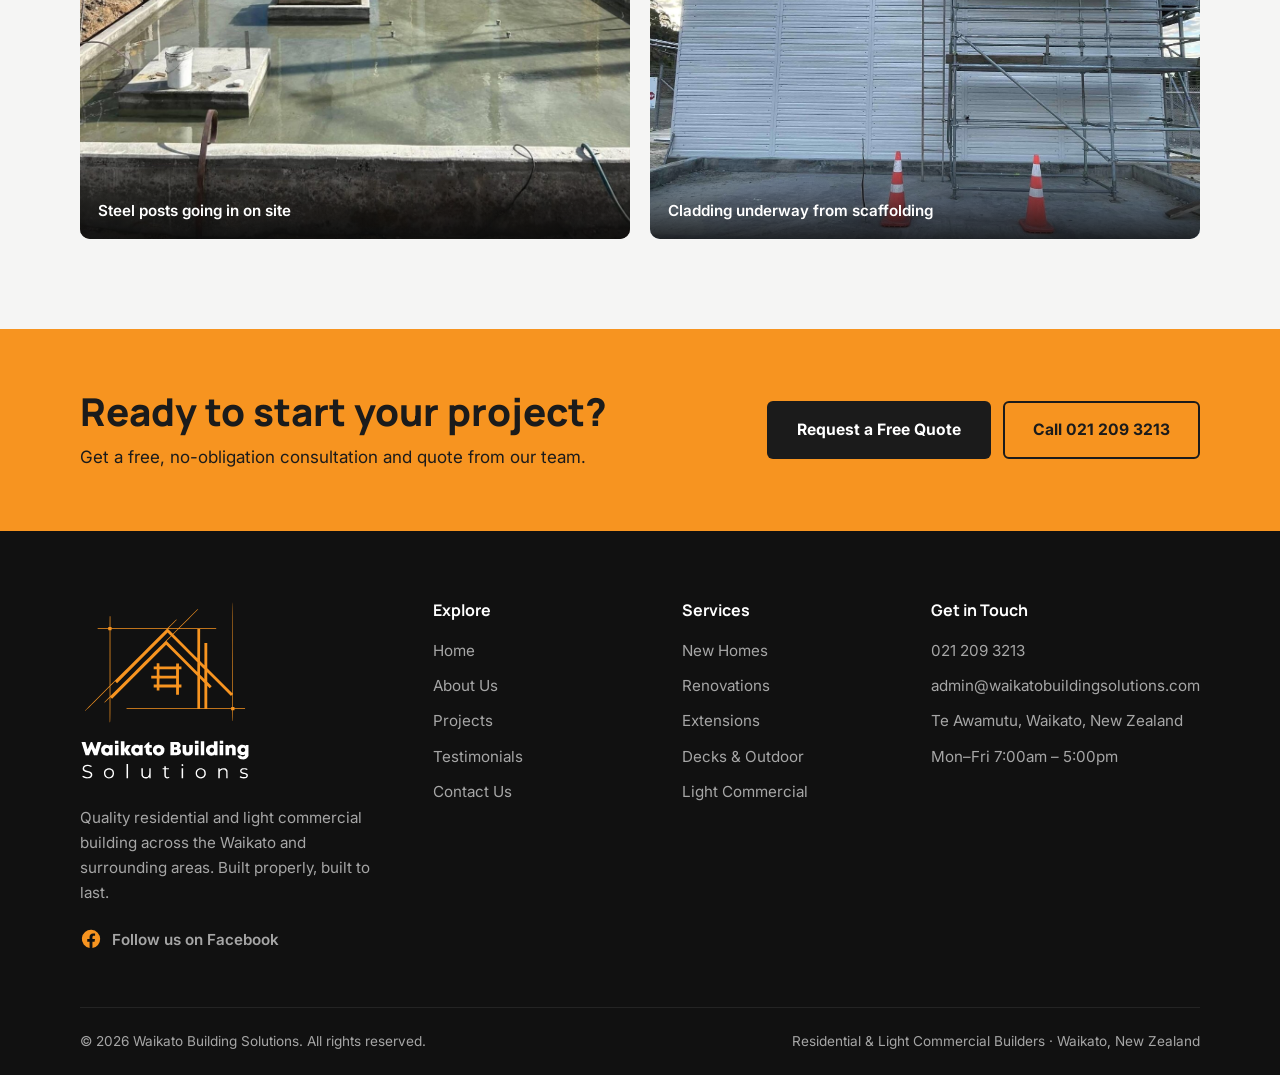
<file: projects.html>
<!DOCTYPE html>
<html lang="en-NZ">
<head>
  <meta charset="UTF-8">
  <meta name="viewport" content="width=device-width, initial-scale=1">
  <title>Our Projects | Waikato Building Solutions</title>
  <meta name="description" content="See recent work by Waikato Building Solutions, including a complete bach renovation in Raglan and commercial work on an energy site.">
  <meta property="og:title" content="Our Projects | Waikato Building Solutions">
  <meta property="og:description" content="See recent work by Waikato Building Solutions, including a complete bach renovation in Raglan and commercial work on an energy site.">
  <meta property="og:type" content="website">
  <meta property="og:url" content="https://www.waikatobuildingsolutions.com/projects.html">
  <meta property="og:site_name" content="Waikato Building Solutions">
  <meta property="og:locale" content="en_NZ">
  <meta property="og:image" content="https://www.waikatobuildingsolutions.com/images/og-image.jpg">
  <meta property="og:image:alt" content="Covered deck overlooking Raglan Harbour, renovated by Waikato Building Solutions">
  <meta name="twitter:card" content="summary_large_image">
  <link rel="canonical" href="https://www.waikatobuildingsolutions.com/projects.html">
  <meta name="theme-color" content="#1b1b1b">
  <link rel="icon" href="images/favicon.svg" type="image/svg+xml">
  <link rel="preconnect" href="https://fonts.googleapis.com">
  <link rel="preconnect" href="https://fonts.gstatic.com" crossorigin>
  <link href="https://fonts.googleapis.com/css2?family=Inter:wght@400;500;600;700&family=Manrope:wght@600;700;800&family=Montserrat:wght@400;800&display=swap" rel="stylesheet">
  <link rel="stylesheet" href="css/styles.css">
</head>
<body>
  <div class="topbar">
    <div class="container">
      <div><span>Residential &amp; light commercial builders based in Te Awamutu, serving the Waikato &amp; surrounding areas</span></div>
      <div class="topbar-right"><span><a href="tel:+64212093213">021 209 3213</a></span><span><a href="mailto:admin@waikatobuildingsolutions.com">admin@waikatobuildingsolutions.com</a></span></div>
    </div>
  </div>

  <header class="site-header">
    <div class="container">
      <a href="index.html" class="logo" aria-label="Waikato Building Solutions home">
        <img src="images/logo-mark-bold.svg" class="logo-img" alt="" width="867" height="655">
        <span class="logo-text">Waikato Building<small>Solutions</small></span>
      </a>
      <button class="nav-toggle" aria-label="Toggle menu" aria-expanded="false" aria-controls="site-nav"><span></span><span></span><span></span></button>
      <nav class="nav" id="site-nav" aria-label="Main">
        <ul>
        <li><a href="index.html">Home</a></li>
        <li><a href="about.html">About Us</a></li>
        <li><a href="projects.html" aria-current="page">Projects</a></li>
        <li><a href="testimonials.html">Testimonials</a></li>
        <li><a href="contact.html" class="btn btn--primary">Contact Us</a></li>
        </ul>
      </nav>
    </div>
  </header>

  <main>
    <section class="page-hero">
      <div class="container">
        <p class="breadcrumb"><a href="index.html">Home</a> / Projects</p>
        <h1>Our Projects</h1>
        <p class="lead" style="color:#d0d0d0;max-width:640px;margin:0">A look at some of our recent residential and commercial work. Click any photo to see it larger.</p>
      </div>
    </section>

    <section class="section" id="raglan">
      <div class="container">
        <div class="split case-study">
          <div class="reveal">
            <img src="images/projects/raglan-deck.jpg" alt="Covered deck overlooking Raglan Harbour" width="1600" height="1200">
          </div>
          <div class="reveal">
            <span class="eyebrow">Renovation</span>
            <h2>Bach Renovation, Raglan</h2>
            <div class="project-meta"><span>📍 Raglan</span><span>Complete renovation</span></div>
            <p>A complete renovation of an original Raglan bach overlooking the harbour. We brought the bach up to modern standards while keeping its character, and deliberately left one side original, with its weathered weatherboards, as a nod to its history.</p>
            <p>A standout feature is the custom-made window benchtop, crafted from timber supplied off the client's own farm.</p>
            <ul class="checklist">
              <li>Complete renovation of an original bach</li>
              <li>One side left original to preserve its character</li>
              <li>Custom window benchtop made from the client's own farm timber</li>
            </ul>
          </div>
        </div>

        <h3 class="gallery-title">Project gallery</h3>
        <div class="gallery">
          <a href="images/projects/raglan-deck.jpg" class="gallery-item" data-caption="Covered deck overlooking Raglan Harbour">
            <img src="images/projects/raglan-deck.jpg" alt="Covered deck overlooking Raglan Harbour, Raglan bach renovation" loading="lazy" width="1200" height="1600">
            <span class="gallery-caption">Covered deck overlooking Raglan Harbour</span>
          </a>
          <a href="images/projects/raglan-original-weatherboards.jpg" class="gallery-item" data-caption="One side of the bach left original, with its weathered weatherboards">
            <img src="images/projects/raglan-original-weatherboards.jpg" alt="One side of the bach left original, with its weathered weatherboards, Raglan bach renovation" loading="lazy" width="1200" height="1600">
            <span class="gallery-caption">One side of the bach left original, with its weathered weatherboards</span>
          </a>
          <a href="images/projects/raglan-window-benchtop.jpg" class="gallery-item" data-caption="Custom window benchtop made from the client's own farm timber">
            <img src="images/projects/raglan-window-benchtop.jpg" alt="Custom window benchtop made from the client's own farm timber, Raglan bach renovation" loading="lazy" width="1200" height="1600">
            <span class="gallery-caption">Custom window benchtop made from the client's own farm timber</span>
          </a>
          <a href="images/projects/raglan-bathroom.jpg" class="gallery-item" data-caption="Renovated bathroom">
            <img src="images/projects/raglan-bathroom.jpg" alt="Renovated bathroom, Raglan bach renovation" loading="lazy" width="1200" height="1600">
            <span class="gallery-caption">Renovated bathroom</span>
          </a>
          <a href="images/projects/raglan-bedroom.jpg" class="gallery-item" data-caption="Main bedroom with raked ceiling">
            <img src="images/projects/raglan-bedroom.jpg" alt="Main bedroom with raked ceiling, Raglan bach renovation" loading="lazy" width="1200" height="1600">
            <span class="gallery-caption">Main bedroom with raked ceiling</span>
          </a>
          <a href="images/projects/raglan-bedroom-detail.jpg" class="gallery-item gallery-item--wide" data-caption="Main bedroom detail">
            <img src="images/projects/raglan-bedroom-detail.jpg" alt="Main bedroom detail, Raglan bach renovation" loading="lazy" width="1600" height="1200">
            <span class="gallery-caption">Main bedroom detail</span>
          </a>
          <a href="images/projects/raglan-deck-view.jpg" class="gallery-item" data-caption="Covered deck with harbour views">
            <img src="images/projects/raglan-deck-view.jpg" alt="Covered deck with harbour views, Raglan bach renovation" loading="lazy" width="1200" height="1600">
            <span class="gallery-caption">Covered deck with harbour views</span>
          </a>
        </div>
      </div>
    </section>

    <section class="section section--soft" id="commercial">
      <div class="container">
        <div class="split case-study">
          <div class="reveal">
            <img src="images/projects/commercial-walls-front.jpg" alt="Finished steel-framed, clad walls on a commercial site" width="1500" height="1025">
          </div>
          <div class="reveal">
            <span class="eyebrow">Light Commercial</span>
            <h2>Steel-Framed Walls, Energy Site</h2>
            <div class="project-meta"><span>Commercial</span><span>Structure &amp; cladding</span></div>
            <p>Construction of tall steel-framed, clad walls on an operating energy site, from setting the steel posts through to the finished cladding.</p>
            <p>Working on a live industrial site meant planning the work around the site's operations and following its health and safety requirements throughout.</p>
            <ul class="checklist">
              <li>Steel posts set out and installed with a crane</li>
              <li>Profiled cladding fixed from scaffolding</li>
              <li>Completed on an operating industrial site</li>
            </ul>
          </div>
        </div>

        <h3 class="gallery-title">Project gallery</h3>
        <div class="gallery">
          <a href="images/projects/commercial-steel-posts.jpg" class="gallery-item gallery-item--feature" data-caption="Steel posts going in on site">
            <img src="images/projects/commercial-steel-posts.jpg" alt="Steel posts going in on site, commercial project" loading="lazy" width="1200" height="1600">
            <span class="gallery-caption">Steel posts going in on site</span>
          </a>
          <a href="images/projects/commercial-walls-finished.jpg" class="gallery-item" data-caption="Finished clad walls">
            <img src="images/projects/commercial-walls-finished.jpg" alt="Finished clad walls, commercial project" loading="lazy" width="1125" height="1500">
            <span class="gallery-caption">Finished clad walls</span>
          </a>
          <a href="images/projects/commercial-walls-side.jpg" class="gallery-item" data-caption="Completed walls from the side">
            <img src="images/projects/commercial-walls-side.jpg" alt="Completed walls from the side, commercial project" loading="lazy" width="1125" height="1500">
            <span class="gallery-caption">Completed walls from the side</span>
          </a>
          <a href="images/projects/commercial-cladding-scaffold.jpg" class="gallery-item gallery-item--wide gallery-item--landscape" data-caption="Cladding underway from scaffolding">
            <img src="images/projects/commercial-cladding-scaffold.jpg" alt="Cladding underway from scaffolding, commercial project" loading="lazy" width="1500" height="1125">
            <span class="gallery-caption">Cladding underway from scaffolding</span>
          </a>
        </div>
      </div>
    </section>

    <section class="cta">
      <div class="container">
        <div>
          <h2>Ready to start your project?</h2>
          <p>Get a free, no-obligation consultation and quote from our team.</p>
        </div>
        <div style="display:flex;gap:12px;flex-wrap:wrap">
          <a href="contact.html" class="btn btn--dark">Request a Free Quote</a>
          <a href="tel:+64212093213" class="btn btn--dark" style="background:transparent;color:#1b1b1b;border-color:#1b1b1b">Call 021 209 3213</a>
        </div>
      </div>
    </section>
  </main>

  <footer class="site-footer">
    <div class="container">
      <div class="footer-grid">
        <div>
          <a href="index.html" class="footer-logo" aria-label="Waikato Building Solutions home"><img src="images/logo-light.svg" alt="Waikato Building Solutions" width="895" height="942"></a>
          <p>Quality residential and light commercial building across the Waikato and surrounding areas. Built properly, built to last.</p>
          <a href="https://www.facebook.com/WaikatoBuildingSolutions/" class="social-link" target="_blank" rel="noopener" aria-label="Waikato Building Solutions on Facebook"><svg viewBox="0 0 24 24" fill="currentColor" aria-hidden="true"><path d="M22 12a10 10 0 10-11.56 9.88v-6.99H7.9V12h2.54V9.8c0-2.5 1.49-3.89 3.78-3.89 1.09 0 2.24.2 2.24.2v2.46h-1.26c-1.24 0-1.63.77-1.63 1.56V12h2.78l-.44 2.89h-2.34v6.99A10 10 0 0022 12z"/></svg><span>Follow us on Facebook</span></a>
        </div>
        <div>
          <h4>Explore</h4>
          <ul>
            <li><a href="index.html">Home</a></li>
            <li><a href="about.html">About Us</a></li>
            <li><a href="projects.html">Projects</a></li>
            <li><a href="testimonials.html">Testimonials</a></li>
            <li><a href="contact.html">Contact Us</a></li>
          </ul>
        </div>
        <div>
          <h4>Services</h4>
          <ul>
            <li><a href="projects.html">New Homes</a></li>
            <li><a href="projects.html">Renovations</a></li>
            <li><a href="projects.html">Extensions</a></li>
            <li><a href="projects.html">Decks &amp; Outdoor</a></li>
            <li><a href="index.html#commercial">Light Commercial</a></li>
          </ul>
        </div>
        <div>
          <h4>Get in Touch</h4>
          <ul>
            <li><a href="tel:+64212093213">021 209 3213</a></li>
            <li><a href="mailto:admin@waikatobuildingsolutions.com">admin@waikatobuildingsolutions.com</a></li>
            <li>Te Awamutu, Waikato, New Zealand</li>
            <li>Mon–Fri 7:00am – 5:00pm</li>
          </ul>
        </div>
      </div>
      <div class="footer-bottom">
        <span>&copy; <span data-year>2026</span> Waikato Building Solutions. All rights reserved.</span>
        <span>Residential &amp; Light Commercial Builders · Waikato, New Zealand</span>
      </div>
    </div>
  </footer>

  <script src="js/main.js"></script>
</body>
</html>
</file>
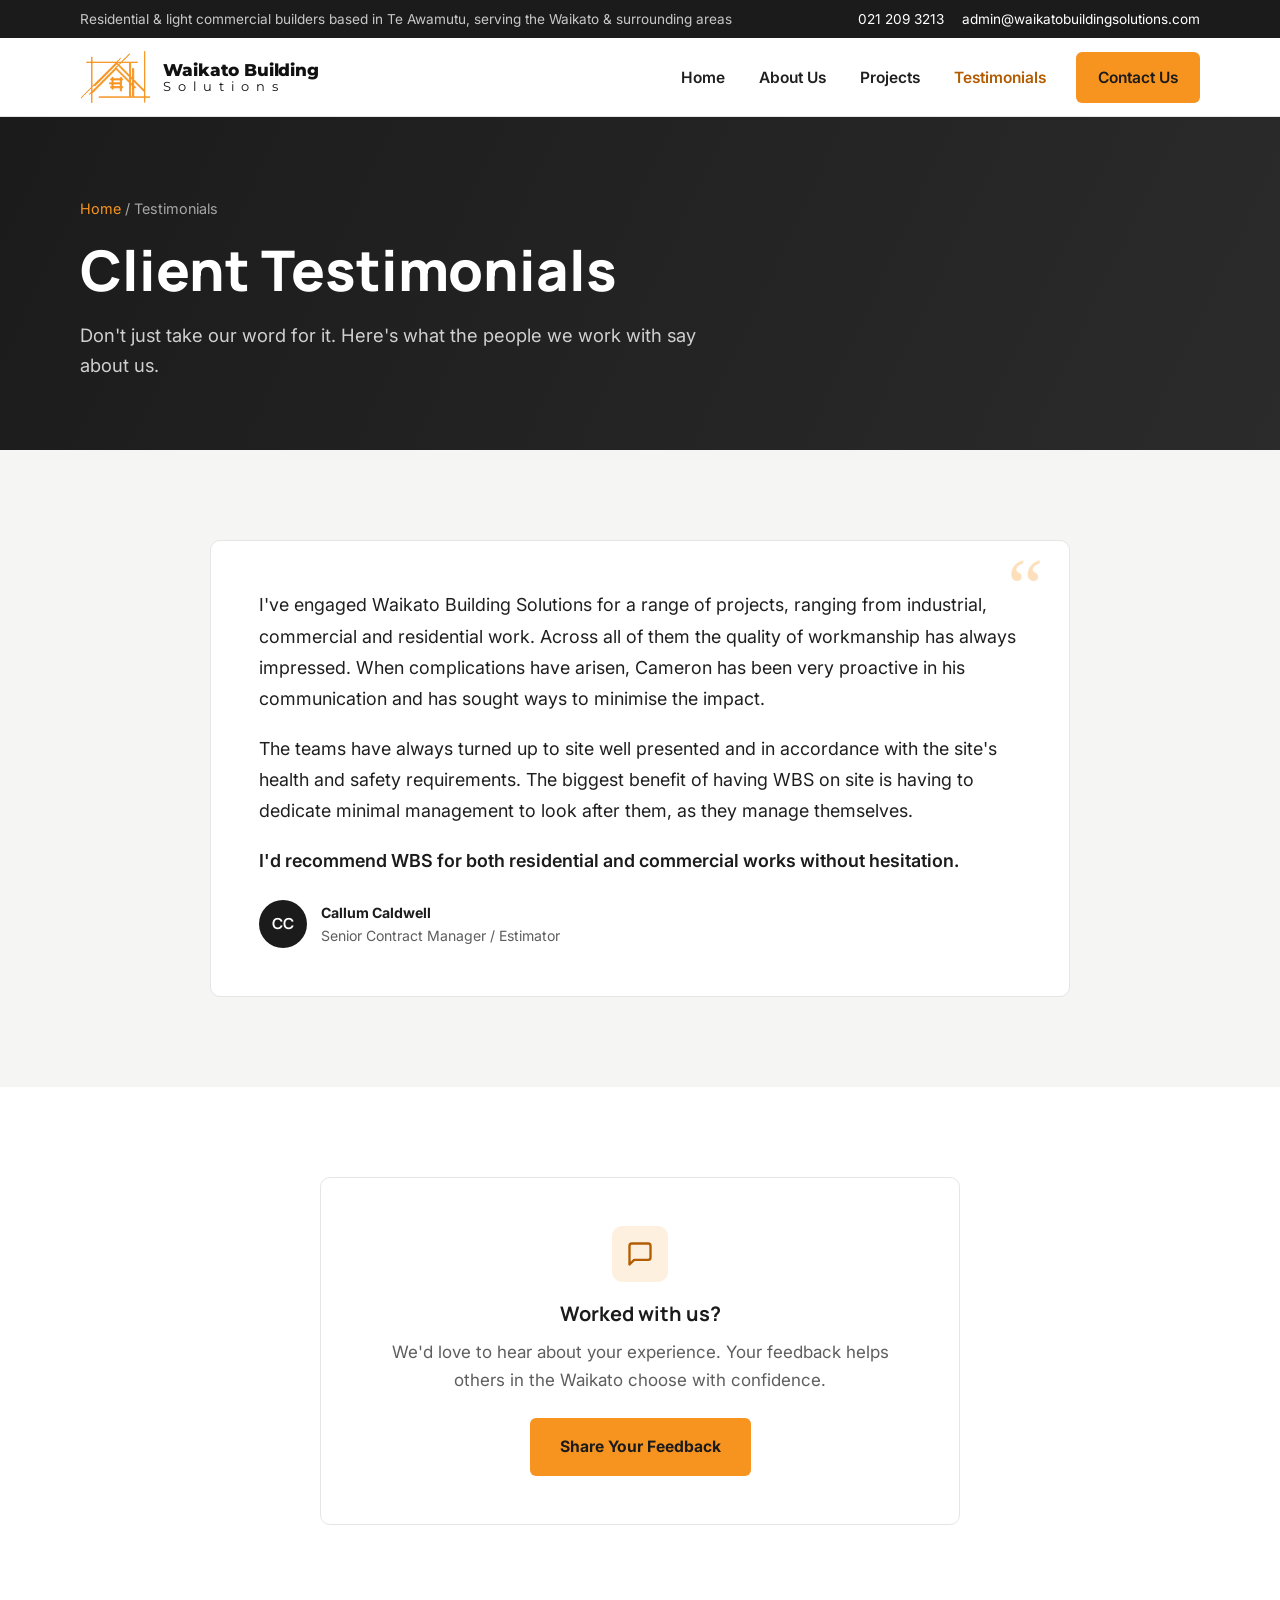
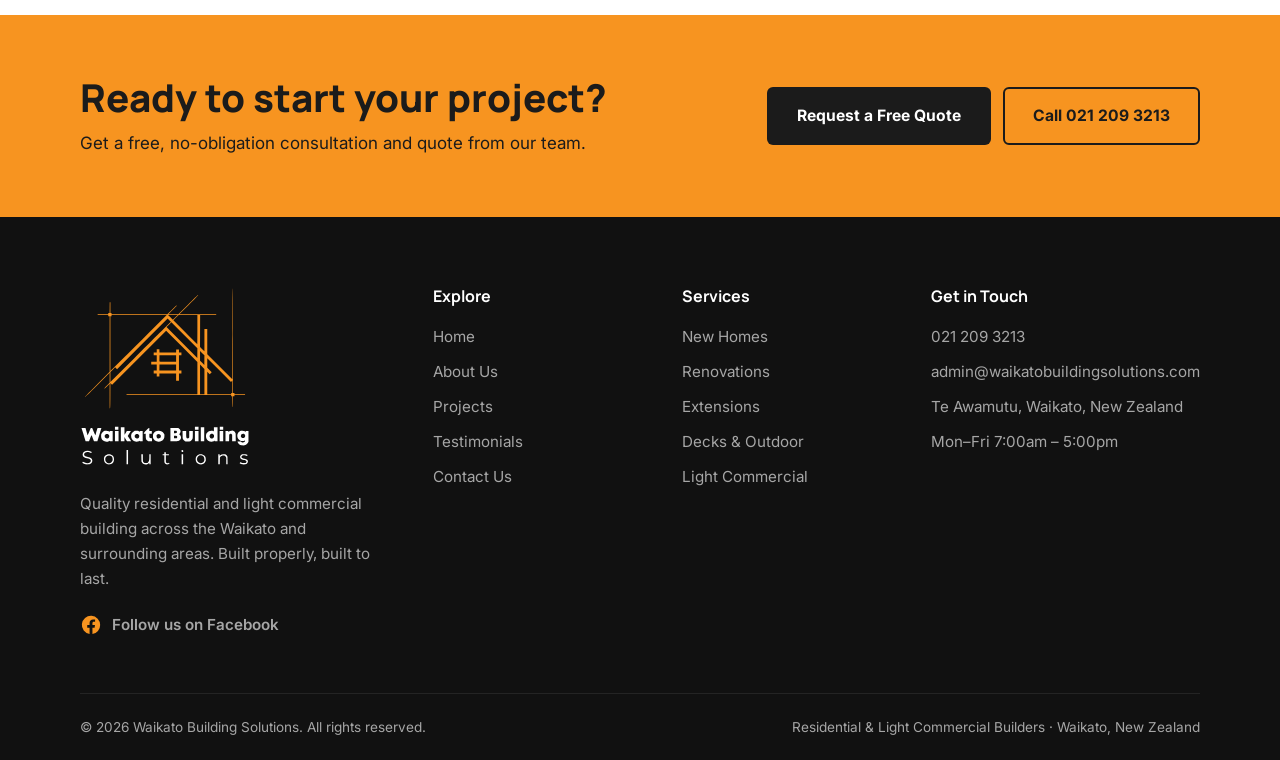
<file: testimonials.html>
<!DOCTYPE html>
<html lang="en-NZ">
<head>
  <meta charset="UTF-8">
  <meta name="viewport" content="width=device-width, initial-scale=1">
  <title>Client Testimonials | Waikato Building Solutions</title>
  <meta name="description" content="Read what our clients say about building, renovating and extending their homes with Waikato Building Solutions.">
  <meta property="og:title" content="Client Testimonials | Waikato Building Solutions">
  <meta property="og:description" content="Read what our clients say about building, renovating and extending their homes with Waikato Building Solutions.">
  <meta property="og:type" content="website">
  <meta property="og:url" content="https://www.waikatobuildingsolutions.com/testimonials.html">
  <meta property="og:site_name" content="Waikato Building Solutions">
  <meta property="og:locale" content="en_NZ">
  <meta property="og:image" content="https://www.waikatobuildingsolutions.com/images/og-image.jpg">
  <meta property="og:image:alt" content="Covered deck overlooking Raglan Harbour, renovated by Waikato Building Solutions">
  <meta name="twitter:card" content="summary_large_image">
  <link rel="canonical" href="https://www.waikatobuildingsolutions.com/testimonials.html">
  <meta name="theme-color" content="#1b1b1b">
  <link rel="icon" href="images/favicon.svg" type="image/svg+xml">
  <link rel="preconnect" href="https://fonts.googleapis.com">
  <link rel="preconnect" href="https://fonts.gstatic.com" crossorigin>
  <link href="https://fonts.googleapis.com/css2?family=Inter:wght@400;500;600;700&family=Manrope:wght@600;700;800&family=Montserrat:wght@400;800&display=swap" rel="stylesheet">
  <link rel="stylesheet" href="css/styles.css">
</head>
<body>
  <div class="topbar">
    <div class="container">
      <div><span>Residential &amp; light commercial builders based in Te Awamutu, serving the Waikato &amp; surrounding areas</span></div>
      <div class="topbar-right"><span><a href="tel:+64212093213">021 209 3213</a></span><span><a href="mailto:admin@waikatobuildingsolutions.com">admin@waikatobuildingsolutions.com</a></span></div>
    </div>
  </div>

  <header class="site-header">
    <div class="container">
      <a href="index.html" class="logo" aria-label="Waikato Building Solutions home">
        <img src="images/logo-mark-bold.svg" class="logo-img" alt="" width="867" height="655">
        <span class="logo-text">Waikato Building<small>Solutions</small></span>
      </a>
      <button class="nav-toggle" aria-label="Toggle menu" aria-expanded="false" aria-controls="site-nav"><span></span><span></span><span></span></button>
      <nav class="nav" id="site-nav" aria-label="Main">
        <ul>
        <li><a href="index.html">Home</a></li>
        <li><a href="about.html">About Us</a></li>
        <li><a href="projects.html">Projects</a></li>
        <li><a href="testimonials.html" aria-current="page">Testimonials</a></li>
        <li><a href="contact.html" class="btn btn--primary">Contact Us</a></li>
        </ul>
      </nav>
    </div>
  </header>

  <main>
    <section class="page-hero">
      <div class="container">
        <p class="breadcrumb"><a href="index.html">Home</a> / Testimonials</p>
        <h1>Client Testimonials</h1>
        <p class="lead" style="color:#d0d0d0;max-width:640px;margin:0">Don't just take our word for it. Here's what the people we work with say about us.</p>
      </div>
    </section>

    <section class="section section--soft">
      <div class="container">
        <figure class="testimonial testimonial--wide reveal">
          <blockquote>
            <p>I've engaged Waikato Building Solutions for a range of projects, ranging from industrial, commercial and residential work. Across all of them the quality of workmanship has always impressed. When complications have arisen, Cameron has been very proactive in his communication and has sought ways to minimise the impact.</p>
            <p>The teams have always turned up to site well presented and in accordance with the site's health and safety requirements. The biggest benefit of having WBS on site is having to dedicate minimal management to look after them, as they manage themselves.</p>
            <p>I'd recommend WBS for both residential and commercial works without hesitation.</p>
          </blockquote>
          <figcaption class="client">
            <span class="avatar" aria-hidden="true">CC</span>
            <span><strong>Callum Caldwell</strong><span>Senior Contract Manager / Estimator</span></span>
          </figcaption>
        </figure>
      </div>
    </section>

    <section class="section">
      <div class="container">
        <div class="card reveal" style="text-align:center;padding:48px;max-width:640px;margin:0 auto">
          <div class="icon" style="margin:0 auto 20px"><svg viewBox="0 0 24 24" fill="none" stroke="currentColor" stroke-width="2" stroke-linecap="round" stroke-linejoin="round"><path d="M21 15a2 2 0 01-2 2H7l-4 4V5a2 2 0 012-2h14a2 2 0 012 2z"/></svg></div>
          <h3>Worked with us?</h3>
          <p style="margin-bottom:24px">We'd love to hear about your experience. Your feedback helps others in the Waikato choose with confidence.</p>
          <a href="contact.html" class="btn btn--primary">Share Your Feedback</a>
        </div>
      </div>
    </section>

    <section class="cta">
      <div class="container">
        <div>
          <h2>Ready to start your project?</h2>
          <p>Get a free, no-obligation consultation and quote from our team.</p>
        </div>
        <div style="display:flex;gap:12px;flex-wrap:wrap">
          <a href="contact.html" class="btn btn--dark">Request a Free Quote</a>
          <a href="tel:+64212093213" class="btn btn--dark" style="background:transparent;color:#1b1b1b;border-color:#1b1b1b">Call 021 209 3213</a>
        </div>
      </div>
    </section>
  </main>

  <footer class="site-footer">
    <div class="container">
      <div class="footer-grid">
        <div>
          <a href="index.html" class="footer-logo" aria-label="Waikato Building Solutions home"><img src="images/logo-light.svg" alt="Waikato Building Solutions" width="895" height="942"></a>
          <p>Quality residential and light commercial building across the Waikato and surrounding areas. Built properly, built to last.</p>
          <a href="https://www.facebook.com/WaikatoBuildingSolutions/" class="social-link" target="_blank" rel="noopener" aria-label="Waikato Building Solutions on Facebook"><svg viewBox="0 0 24 24" fill="currentColor" aria-hidden="true"><path d="M22 12a10 10 0 10-11.56 9.88v-6.99H7.9V12h2.54V9.8c0-2.5 1.49-3.89 3.78-3.89 1.09 0 2.24.2 2.24.2v2.46h-1.26c-1.24 0-1.63.77-1.63 1.56V12h2.78l-.44 2.89h-2.34v6.99A10 10 0 0022 12z"/></svg><span>Follow us on Facebook</span></a>
        </div>
        <div>
          <h4>Explore</h4>
          <ul>
            <li><a href="index.html">Home</a></li>
            <li><a href="about.html">About Us</a></li>
            <li><a href="projects.html">Projects</a></li>
            <li><a href="testimonials.html">Testimonials</a></li>
            <li><a href="contact.html">Contact Us</a></li>
          </ul>
        </div>
        <div>
          <h4>Services</h4>
          <ul>
            <li><a href="projects.html">New Homes</a></li>
            <li><a href="projects.html">Renovations</a></li>
            <li><a href="projects.html">Extensions</a></li>
            <li><a href="projects.html">Decks &amp; Outdoor</a></li>
            <li><a href="index.html#commercial">Light Commercial</a></li>
          </ul>
        </div>
        <div>
          <h4>Get in Touch</h4>
          <ul>
            <li><a href="tel:+64212093213">021 209 3213</a></li>
            <li><a href="mailto:admin@waikatobuildingsolutions.com">admin@waikatobuildingsolutions.com</a></li>
            <li>Te Awamutu, Waikato, New Zealand</li>
            <li>Mon–Fri 7:00am – 5:00pm</li>
          </ul>
        </div>
      </div>
      <div class="footer-bottom">
        <span>&copy; <span data-year>2026</span> Waikato Building Solutions. All rights reserved.</span>
        <span>Residential &amp; Light Commercial Builders · Waikato, New Zealand</span>
      </div>
    </div>
  </footer>

  <script src="js/main.js"></script>
</body>
</html>
</file>
<file: css/styles.css>
/* Waikato Building Solutions — site styles */
:root {
  --charcoal: #1b1b1b;
  --charcoal-2: #2b2b2b;
  --accent: #f79420;
  --accent-dark: #b35c00;
  --ink: #1f1f1f;
  --muted: #5e5e5e;
  --line: #e5e5e5;
  --bg: #ffffff;
  --bg-soft: #f5f5f4;
  --radius: 10px;
  --shadow: 0 10px 30px rgba(18, 18, 18, 0.08);
  --max: 1160px;
  --font-head: "Manrope", system-ui, sans-serif;
  --font-body: "Inter", system-ui, sans-serif;
}

*, *::before, *::after { box-sizing: border-box; }
html { scroll-behavior: smooth; }
section[id] { scroll-margin-top: 80px; }
body {
  margin: 0;
  font-family: var(--font-body);
  color: var(--ink);
  background: var(--bg);
  line-height: 1.65;
  font-size: 17px;
}
img { max-width: 100%; height: auto; display: block; }
a { color: inherit; }
h1, h2, h3, h4 { font-family: var(--font-head); line-height: 1.2; margin: 0 0 0.6em; color: var(--charcoal); }
h1 { font-size: clamp(2.2rem, 5vw, 3.5rem); font-weight: 800; }
h2 { font-size: clamp(1.7rem, 3.5vw, 2.4rem); font-weight: 800; }
h3 { font-size: 1.25rem; font-weight: 700; }
p { margin: 0 0 1em; }

.container { width: 100%; max-width: var(--max); margin: 0 auto; padding: 0 20px; }
.section { padding: 90px 0; }
.section--soft { background: var(--bg-soft); }
.section--dark { background: var(--charcoal); color: #dcdcdc; }
.section--dark h2, .section--dark h3 { color: #fff; }
.eyebrow {
  display: inline-block;
  font-size: 0.8rem;
  font-weight: 700;
  letter-spacing: 0.14em;
  text-transform: uppercase;
  color: var(--accent-dark);
  margin-bottom: 0.8rem;
}
.section--dark .eyebrow { color: var(--accent); }
.section-head { max-width: 680px; margin-bottom: 50px; }
.section-head.center { margin-left: auto; margin-right: auto; text-align: center; }
.lead { font-size: 1.15rem; color: var(--muted); }

/* Buttons */
.btn {
  display: inline-flex; align-items: center; gap: 8px;
  padding: 14px 28px;
  border-radius: 6px;
  font-weight: 700; font-size: 0.98rem;
  text-decoration: none;
  border: 2px solid transparent;
  cursor: pointer;
  transition: background .2s, color .2s, border-color .2s, transform .2s;
  font-family: var(--font-body);
}
.btn:hover { transform: translateY(-2px); }
.btn--primary { background: var(--accent); color: var(--charcoal); }
.btn--primary:hover { background: var(--accent-dark); color: #fff; }
.btn--outline { border-color: rgba(255,255,255,.6); color: #fff; }
.btn--outline:hover { background: #fff; color: var(--charcoal); }
.btn--dark { background: var(--charcoal); color: #fff; }
.btn--dark:hover { background: var(--charcoal-2); }

/* Top bar & header */
.topbar { background: var(--charcoal); color: #c8c8c8; font-size: 0.85rem; }
.topbar .container { display: flex; justify-content: space-between; gap: 16px; padding-top: 8px; padding-bottom: 8px; flex-wrap: wrap; }
.topbar a { text-decoration: none; color: #fff; }
.topbar span + span { margin-left: 18px; }

.site-header {
  position: sticky; top: 0; z-index: 50;
  background: rgba(255,255,255,.97);
  backdrop-filter: blur(6px);
  border-bottom: 1px solid var(--line);
}
.site-header .container { display: flex; align-items: center; justify-content: space-between; height: 78px; }
.logo { display: flex; align-items: center; gap: 12px; text-decoration: none; }
.logo-img { height: 54px; width: auto; }
.logo-text { font-family: "Montserrat", var(--font-head); font-weight: 800; color: #111; line-height: 1.15; font-size: 1.08rem; letter-spacing: -.01em; }
.logo-text small { display: block; font-weight: 400; font-size: 0.8rem; letter-spacing: .52em; color: #111; }

.nav ul { list-style: none; display: flex; gap: 6px; margin: 0; padding: 0; align-items: center; }
.nav a {
  text-decoration: none; font-weight: 600; font-size: 0.97rem;
  padding: 10px 14px; border-radius: 6px; color: var(--ink);
}
.nav a:hover, .nav a[aria-current="page"] { color: var(--accent-dark); }
.nav .btn { margin-left: 10px; padding: 11px 20px; color: var(--charcoal); }
.nav .btn:hover { color: #fff; }

.nav-toggle {
  display: none; background: none; border: 0; cursor: pointer; padding: 8px;
}
.nav-toggle span { display: block; width: 26px; height: 3px; background: var(--charcoal); margin: 5px 0; border-radius: 2px; transition: .25s; }

/* Hero */
.hero {
  position: relative;
  background:
    linear-gradient(115deg, rgba(18,18,18,.96) 0%, rgba(18,18,18,.85) 50%, rgba(18,18,18,.55) 100%),
    url("../images/projects/raglan-deck-wide.jpg") center 60%/cover no-repeat;
  color: #e8e8e8;
  padding: 130px 0 140px;
}
.hero h1 { color: #fff; max-width: 760px; }
.hero h1 em { font-style: normal; color: var(--accent); }
.hero p { font-size: 1.2rem; max-width: 600px; color: #d0d0d0; }
.hero-actions { display: flex; gap: 14px; flex-wrap: wrap; margin-top: 30px; }

.page-hero {
  background: linear-gradient(115deg, var(--charcoal) 0%, var(--charcoal-2) 100%);
  color: #d0d0d0;
  padding: 80px 0 70px;
}
.page-hero h1 { color: #fff; margin-bottom: .3em; }
.breadcrumb { font-size: .9rem; color: #a6a6a6; }
.breadcrumb a { color: var(--accent); text-decoration: none; }

/* Stats strip */
.stats {
  display: grid; grid-template-columns: repeat(3, 1fr);
  background: #fff; border-radius: var(--radius); box-shadow: var(--shadow);
  margin-top: -60px; position: relative; z-index: 2;
}
.stat { padding: 30px 20px; text-align: center; border-right: 1px solid var(--line); }
.stat:last-child { border-right: 0; }
.stat strong { display: block; font-family: var(--font-head); font-size: 2.2rem; color: var(--charcoal); line-height: 1.1; }
.stat span { color: var(--muted); font-size: .92rem; }

/* Grids & cards */
.grid { display: grid; gap: 28px; }
.grid-2 { grid-template-columns: repeat(2, 1fr); }
.grid-3 { grid-template-columns: repeat(3, 1fr); }
.grid-4 { grid-template-columns: repeat(4, 1fr); }

.card {
  background: #fff; border: 1px solid var(--line); border-radius: var(--radius);
  padding: 32px; transition: box-shadow .25s, transform .25s;
}
.card:hover { box-shadow: var(--shadow); transform: translateY(-4px); }
.card p { color: var(--muted); margin: 0; }
.icon {
  width: 56px; height: 56px; border-radius: 10px;
  background: rgba(247,148,32,.14); color: var(--accent-dark);
  display: grid; place-items: center; margin-bottom: 20px;
}
.icon svg { width: 28px; height: 28px; }

.split { display: grid; grid-template-columns: 1fr 1fr; gap: 60px; align-items: center; }
.split img { border-radius: var(--radius); box-shadow: var(--shadow); width: 100%; }

.checklist { list-style: none; padding: 0; margin: 24px 0; }
.checklist li { position: relative; padding-left: 34px; margin-bottom: 12px; }
.checklist li::before {
  content: ""; position: absolute; left: 0; top: 4px; width: 22px; height: 22px; border-radius: 50%;
  background: var(--accent) url("data:image/svg+xml,%3Csvg xmlns='http://www.w3.org/2000/svg' viewBox='0 0 24 24' fill='none' stroke='%231b1b1b' stroke-width='3.5' stroke-linecap='round' stroke-linejoin='round'%3E%3Cpolyline points='20 6 9 17 4 12'/%3E%3C/svg%3E") center/13px no-repeat;
}

/* Projects */
.filters { display: flex; flex-wrap: wrap; gap: 10px; justify-content: center; margin-bottom: 40px; }
.filter-btn {
  border: 1px solid var(--line); background: #fff; color: var(--ink);
  padding: 9px 20px; border-radius: 30px; font-weight: 600; cursor: pointer; font-family: var(--font-body); font-size: .93rem;
}
.filter-btn.is-active, .filter-btn:hover { background: var(--charcoal); color: #fff; border-color: var(--charcoal); }

.project {
  background: #fff; border-radius: var(--radius); overflow: hidden;
  border: 1px solid var(--line); transition: box-shadow .25s, transform .25s;
}
.project:hover { box-shadow: var(--shadow); transform: translateY(-4px); }
.project-media { position: relative; aspect-ratio: 16 / 10; overflow: hidden; }
.project-media img { width: 100%; height: 100%; object-fit: cover; transition: transform .5s; }
.project:hover .project-media img { transform: scale(1.05); }
.tag {
  position: absolute; top: 14px; left: 14px;
  background: var(--accent); color: var(--charcoal);
  font-size: .75rem; font-weight: 700; letter-spacing: .06em; text-transform: uppercase;
  padding: 5px 12px; border-radius: 4px;
}
.project-body { padding: 24px; }
.project-body h3 { margin-bottom: .3em; }
.project-meta { display: flex; gap: 16px; font-size: .88rem; color: var(--muted); margin-bottom: 10px; flex-wrap: wrap; }
.project-body p { color: var(--muted); font-size: .97rem; margin: 0; }
.project.is-hidden { display: none; }

/* Testimonials */
.testimonial {
  background: #fff; border-radius: var(--radius); padding: 34px;
  border: 1px solid var(--line); position: relative; display: flex; flex-direction: column;
}
.testimonial::before {
  content: "\201C"; position: absolute; top: 6px; right: 26px;
  font-family: Georgia, serif; font-size: 5rem; color: rgba(247,148,32,.3); line-height: 1;
}
.stars { color: var(--accent); letter-spacing: 2px; margin-bottom: 14px; font-size: 1.05rem; }
.testimonial blockquote { margin: 0 0 24px; color: var(--ink); flex: 1; }
.testimonial--wide { max-width: 860px; margin: 0 auto; padding: 48px; }
.testimonial--wide blockquote { font-size: 1.12rem; line-height: 1.75; }
.testimonial--wide blockquote p:last-child { margin-bottom: 0; font-weight: 600; color: var(--charcoal); }
@media (max-width: 640px) { .testimonial--wide { padding: 30px 24px; } }
.client { display: flex; align-items: center; gap: 14px; }
.avatar {
  width: 48px; height: 48px; border-radius: 50%; background: var(--charcoal); color: #fff;
  display: grid; place-items: center; font-weight: 700; font-family: var(--font-head);
}
.client strong { display: block; color: var(--charcoal); }
.client span { font-size: .88rem; color: var(--muted); }
.client .avatar { color: #fff; font-size: .95rem; }

.featured-quote { max-width: 860px; margin: 0 auto; text-align: center; }
.featured-quote blockquote { font-family: var(--font-head); font-size: clamp(1.25rem, 2.5vw, 1.6rem); color: #fff; font-weight: 600; line-height: 1.5; margin: 0 0 24px; }
.featured-quote cite { font-style: normal; color: var(--accent); font-weight: 700; }

/* Process */
.step { position: relative; padding-top: 10px; }
.step-num {
  font-family: var(--font-head); font-weight: 800; font-size: 2.6rem; color: var(--accent);
  line-height: 1; margin-bottom: 12px; display: block;
}
.section--dark .step p { color: #b4b4b4; }

/* Team */
.team-card { text-align: center; }
.team-photo {
  width: 120px; height: 120px; border-radius: 50%; margin: 0 auto 18px;
  background: linear-gradient(135deg, var(--charcoal), var(--charcoal-2));
  color: var(--accent); display: grid; place-items: center;
  font-family: var(--font-head); font-size: 2.2rem; font-weight: 800;
}
.team-card span { color: var(--accent-dark); font-weight: 600; font-size: .92rem; display: block; margin-bottom: 10px; }
.owner-photo { display: flex; justify-content: center; }
.team-photo--lg { width: min(340px, 80vw); height: min(340px, 80vw); margin: 0; font-size: clamp(4rem, 10vw, 6rem); box-shadow: var(--shadow); }
.owner-role { color: var(--accent-dark); font-weight: 700; margin-top: -0.4em; }

/* CTA band */
.cta {
  background: var(--accent); padding: 60px 0;
}
.cta .container { display: flex; align-items: center; justify-content: space-between; gap: 30px; flex-wrap: wrap; }
.cta h2 { margin: 0 0 .2em; }
.cta p { margin: 0; color: var(--charcoal); }

/* Contact */
.contact-grid { display: grid; grid-template-columns: 1fr 1.4fr; gap: 50px; align-items: start; }
.contact-info { background: var(--charcoal); color: #d0d0d0; border-radius: var(--radius); padding: 40px; }
.contact-info h3 { color: #fff; }
.contact-item { display: flex; gap: 16px; margin-bottom: 26px; }
.contact-item .icon { background: rgba(247,148,32,.18); color: var(--accent); margin: 0; flex-shrink: 0; width: 48px; height: 48px; }
.contact-item .icon svg { width: 22px; height: 22px; }
.contact-item strong { display: block; color: #fff; font-family: var(--font-head); }
.contact-item a { color: #d0d0d0; text-decoration: none; overflow-wrap: anywhere; }
.contact-item > div { min-width: 0; }
.contact-item a:hover { color: var(--accent); }
/* Keep the email address on one line: the text scales down to fit its box */
.contact-item > div:has(> a[href^="mailto:"]) { flex: 1; container-type: inline-size; }
.contact-item a[href^="mailto:"] { white-space: nowrap; overflow-wrap: normal; font-size: min(.92rem, 5.2cqi); }
.contact-grid > * { min-width: 0; }
@media (max-width: 640px) { .contact-item { gap: 12px; } .contact-item .icon { width: 40px; height: 40px; } .contact-info { padding: 24px 20px; } }
.hours { width: 100%; border-collapse: collapse; font-size: .95rem; }
.hours td { padding: 6px 0; border-bottom: 1px solid rgba(255,255,255,.08); }
.hours td:last-child { text-align: right; color: #fff; }

.form-card { background: #fff; border: 1px solid var(--line); border-radius: var(--radius); padding: 40px; box-shadow: var(--shadow); }
.form-row { display: grid; grid-template-columns: 1fr 1fr; gap: 18px; }
.field { margin-bottom: 18px; }
.field label { display: block; font-weight: 600; font-size: .92rem; margin-bottom: 6px; color: var(--charcoal); }
.field label .req { color: #c0392b; }
.field input, .field select, .field textarea {
  width: 100%; padding: 13px 14px; border: 1px solid #d0d0d0; border-radius: 6px;
  font: inherit; font-size: .97rem; color: var(--ink); background: #fff;
  transition: border-color .2s, box-shadow .2s;
}
.field textarea { min-height: 150px; resize: vertical; }
.field input:focus, .field select:focus, .field textarea:focus {
  outline: none; border-color: var(--accent); box-shadow: 0 0 0 3px rgba(247,148,32,.2);
}
.field.has-error input, .field.has-error select, .field.has-error textarea { border-color: #c0392b; }
.error-msg { color: #c0392b; font-size: .85rem; margin-top: 5px; display: none; }
.field.has-error .error-msg { display: block; }
.checkbox { display: flex; gap: 10px; align-items: flex-start; font-size: .93rem; color: var(--muted); margin-bottom: 22px; }
.checkbox input { margin-top: 5px; }
.hp { position: absolute; left: -9999px; }
.form-status { margin-top: 18px; padding: 14px 18px; border-radius: 6px; display: none; font-weight: 600; }
.form-status.is-success { display: block; background: #e8f6ee; color: #1e7b47; }
.form-status.is-error { display: block; background: #fdecea; color: #a5281b; }

.map { border: 0; width: 100%; height: 380px; border-radius: var(--radius); display: block; }

/* Footer */
.site-footer { background: #111111; color: #a6a6a6; padding: 70px 0 0; font-size: .95rem; }
.footer-grid { display: grid; grid-template-columns: 1.5fr 1fr 1fr 1.2fr; gap: 40px; }
.site-footer h4 { color: #fff; font-size: 1rem; margin-bottom: 18px; }
.site-footer ul { list-style: none; padding: 0; margin: 0; }
.site-footer li { margin-bottom: 10px; }
.site-footer a { text-decoration: none; color: #a6a6a6; }
.site-footer a:hover { color: var(--accent); }
.footer-logo { display: inline-block; margin-bottom: 18px; }
.footer-logo img { width: 170px; height: auto; }
.footer-bottom {
  border-top: 1px solid rgba(255,255,255,.08); margin-top: 50px; padding: 22px 0;
  display: flex; justify-content: space-between; flex-wrap: wrap; gap: 10px; font-size: .85rem;
}

/* Reveal on scroll */
.reveal { opacity: 0; transform: translateY(24px); transition: opacity .7s ease, transform .7s ease; }
.reveal.is-visible { opacity: 1; transform: none; }
@media (prefers-reduced-motion: reduce) {
  .reveal { opacity: 1; transform: none; transition: none; }
  html { scroll-behavior: auto; }
}

/* Responsive */
@media (max-width: 1000px) {
  .grid-4 { grid-template-columns: repeat(2, 1fr); }
  .grid-3 { grid-template-columns: repeat(2, 1fr); }
  .footer-grid { grid-template-columns: 1fr 1fr; }
  .contact-grid { grid-template-columns: 1fr; }
}
@media (max-width: 860px) {
  .nav-toggle { display: block; }
  .nav {
    position: absolute; top: 78px; left: 0; right: 0;
    background: #fff; border-bottom: 1px solid var(--line);
    max-height: 0; overflow: hidden; transition: max-height .3s ease;
  }
  .nav.is-open { max-height: 480px; box-shadow: var(--shadow); }
  .nav ul { flex-direction: column; align-items: stretch; padding: 12px 20px 20px; gap: 0; }
  .nav a { display: block; padding: 13px 4px; border-bottom: 1px solid var(--line); }
  .nav .btn { margin: 14px 0 0; justify-content: center; }
  .nav-toggle.is-open span:nth-child(1) { transform: translateY(8px) rotate(45deg); }
  .nav-toggle.is-open span:nth-child(2) { opacity: 0; }
  .nav-toggle.is-open span:nth-child(3) { transform: translateY(-8px) rotate(-45deg); }
  .split { grid-template-columns: 1fr; gap: 36px; }
  .stats { grid-template-columns: 1fr; }
  .stat { border-right: 0; border-bottom: 1px solid var(--line); padding: 22px 20px; }
  .stat:last-child { border-bottom: 0; }
}
@media (max-width: 640px) {
  body { font-size: 16px; }
  .section { padding: 64px 0; }
  .hero { padding: 90px 0 110px; }
  .grid-2, .grid-3, .grid-4, .form-row, .footer-grid { grid-template-columns: 1fr; }
  .form-card, .contact-info { padding: 26px; }
  .topbar .container { justify-content: center; }
  .topbar .container > div:first-child { display: none; }
  .topbar .topbar-right span + span { display: none; }
  .topbar .topbar-right a::before { content: "Call "; }
}

/* Project photos & gallery */
.split img { aspect-ratio: 4 / 3; object-fit: cover; }
.case-study { margin-bottom: 70px; }
.case-study h2 { margin-bottom: .3em; }
.gallery-title { margin-bottom: 24px; }
.gallery { display: grid; grid-template-columns: repeat(4, 1fr); gap: 20px; grid-auto-flow: dense; }
.gallery-item, .photo-card {
  position: relative; display: block; overflow: hidden; border-radius: var(--radius);
  aspect-ratio: 3 / 4; background: var(--bg-soft); text-decoration: none;
}
.gallery-item img, .photo-card img { width: 100%; height: 100%; object-fit: cover; transition: transform .5s; }
.gallery-item:hover img, .photo-card:hover img { transform: scale(1.04); }
.gallery-item--wide { grid-column: span 2; aspect-ratio: auto; }
.gallery-item--wide img { position: absolute; inset: 0; }
.gallery-item--feature { grid-column: span 2; grid-row: span 2; aspect-ratio: auto; }
.gallery-item--feature img { position: absolute; inset: 0; }
.gallery-item--landscape { aspect-ratio: 3 / 2; }
.gallery-caption {
  position: absolute; left: 0; right: 0; bottom: 0; padding: 40px 18px 16px;
  background: linear-gradient(transparent, rgba(12,12,12,.85)); color: #fff; font-weight: 600; font-size: .95rem;
}
.lightbox {
  position: fixed; inset: 0; z-index: 100; background: rgba(8,8,8,.97);
  display: none; align-items: center; justify-content: center; flex-direction: column; padding: 20px;
}
.lightbox.is-open { display: flex; }
.lightbox img { max-width: 100%; max-height: 82vh; width: auto; height: auto; border-radius: 6px; }
.lightbox p { color: #fff; margin: 14px 0 0; text-align: center; }
.lightbox button {
  position: absolute; background: rgba(255,255,255,.12); color: #fff; border: 0; cursor: pointer;
  width: 48px; height: 48px; border-radius: 50%; font-size: 1.6rem; line-height: 1;
}
.lightbox button:hover { background: var(--accent); color: var(--charcoal); }
.lightbox .lb-close { top: 18px; right: 18px; }
.lightbox .lb-prev { left: 18px; top: 50%; transform: translateY(-50%); }
.lightbox .lb-next { right: 18px; top: 50%; transform: translateY(-50%); }
@media (max-width: 1000px) { .gallery { grid-template-columns: repeat(2, 1fr); } .gallery-item--wide { aspect-ratio: 4 / 3; } .gallery-item--feature { grid-row: auto; aspect-ratio: 3 / 4; } }
@media (max-width: 640px) {
  .gallery { grid-template-columns: 1fr 1fr; gap: 12px; }
  .gallery-caption { font-size: .8rem; padding: 30px 10px 10px; }
  .lightbox .lb-prev, .lightbox .lb-next { top: auto; bottom: 18px; transform: none; }
}

/* Social links */
.social-link { display: inline-flex; align-items: center; gap: 10px; margin-top: 6px; color: #d0d0d0; font-weight: 600; }
.social-link svg { width: 22px; height: 22px; color: var(--accent); }
.site-footer .social-link:hover, .site-footer .social-link:hover svg { color: var(--accent); }
</file>
